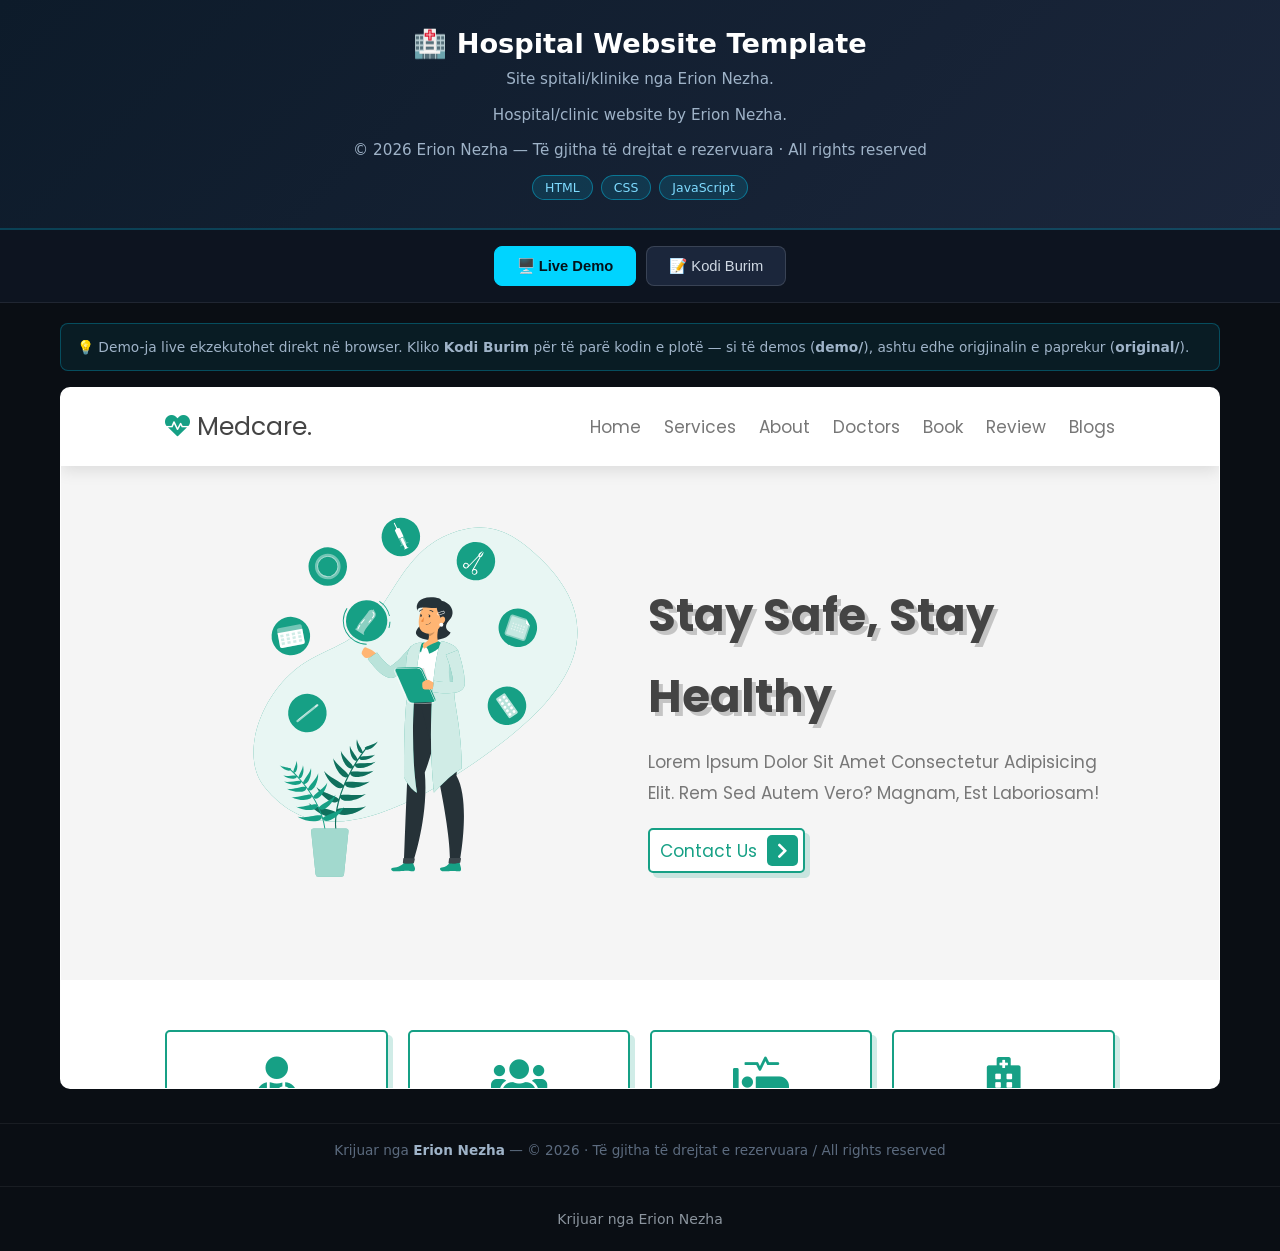
<file: index.html>
<!-- Created by Erion Nezha — © 2026 All rights reserved -->
<!DOCTYPE html>
<html lang="sq">
<head>
<meta charset="UTF-8">
<meta name="viewport" content="width=device-width, initial-scale=1.0">
<title>Hospital Website Template — Erion Nezha</title>
<style>
*{box-sizing:border-box;margin:0;padding:0}
body{background:#0a0e14;color:#e6e6e6;font-family:'Segoe UI',system-ui,sans-serif;min-height:100vh;display:flex;flex-direction:column}
header.top{background:linear-gradient(135deg,#0d1b2a,#1b263b);padding:28px 20px;text-align:center;border-bottom:2px solid #00d4ff33}
header.top h1{font-size:1.7rem;color:#fff;margin-bottom:8px}
header.top p{color:#9fb3c8;max-width:760px;margin:0 auto 12px;line-height:1.55;font-size:.95rem}
.badges{display:flex;gap:8px;justify-content:center;flex-wrap:wrap}
.badge{background:#00d4ff22;border:1px solid #00d4ff66;color:#7fdbff;padding:4px 12px;border-radius:20px;font-size:.78rem}
.tabs{display:flex;gap:10px;justify-content:center;padding:16px;background:#0d1420;border-bottom:1px solid #ffffff14}
.tabs button{background:#1b263b;color:#cfd8e3;border:1px solid #ffffff22;padding:10px 22px;border-radius:8px;cursor:pointer;font-size:.92rem;transition:.2s}
.tabs button.active,.tabs button:hover{background:#00d4ff;color:#04121a;border-color:#00d4ff;font-weight:600}
main{flex:1;padding:20px;max-width:1200px;width:100%;margin:0 auto}
.panel{display:none}
.panel.active{display:block}
iframe.demo{width:100%;height:78vh;border:1px solid #ffffff22;border-radius:10px;background:#fff}
.codewrap{display:flex;gap:0;border:1px solid #ffffff22;border-radius:10px;overflow:hidden;height:78vh;background:#0d1117}
.tree{width:250px;min-width:200px;background:#0d1420;border-right:1px solid #ffffff14;overflow-y:auto;padding:12px;font-size:.82rem}
.tree .tfile{padding:5px 8px;border-radius:5px;cursor:pointer;color:#9fb3c8;white-space:nowrap;overflow:hidden;text-overflow:ellipsis}
.tree .tfile:hover{background:#ffffff10;color:#fff}
.tree .tfile.active{background:#00d4ff26;color:#7fdbff}
.tree .tdir{color:#5c6b7f;font-weight:600;margin-top:8px;font-size:.75rem;text-transform:uppercase;letter-spacing:.5px}
.codeview{flex:1;overflow:auto;padding:0;position:relative}
.codeview pre{padding:16px;font-family:'Consolas','Fira Code',monospace;font-size:.82rem;line-height:1.6;color:#d6deeb;white-space:pre}
.codeview .lineno{color:#4a5568;user-select:none;margin-right:12px;display:inline-block;width:32px;text-align:right}
.cbar{display:flex;gap:8px;align-items:center;padding:10px 14px;background:#0d1420;border-bottom:1px solid #ffffff14;font-size:.82rem;color:#9fb3c8;overflow-x:auto}
footer{text-align:center;padding:18px;color:#5c6b7f;font-size:.85rem;border-top:1px solid #ffffff10;margin-top:10px}
footer strong{color:#9fb3c8}
.note{background:#00d4ff12;border:1px solid #00d4ff44;border-radius:8px;padding:12px 16px;margin-bottom:16px;font-size:.86rem;color:#9fb3c8;line-height:1.6}
.kw{color:#ff7edb}.st{color:#ffd75c}.cm{color:#5c6b7f;font-style:italic}.fn{color:#7fdbff}.nm{color:#f78c6c}
@media(max-width:860px){.codewrap{flex-direction:column}.tree{width:100%;max-height:150px;border-right:none;border-bottom:1px solid #ffffff14}}
.desc-en{color:#8fa3b8;font-size:.88rem;max-width:760px;margin:0 auto 12px;line-height:1.55}.license-line{color:#c9a227;font-size:.8rem;margin-top:10px}</style>
</head>
<body>
<header class="top">
<h1>🏥 Hospital Website Template</h1>
<p class="desc-al">Site spitali/klinike nga Erion Nezha.</p>
<p class="desc-en" lang="en">Hospital/clinic website by Erion Nezha.</p>
<p class="license-line">© 2026 Erion Nezha — Të gjitha të drejtat e rezervuara · All rights reserved</p>
<div class="badges"><span class="badge">HTML</span><span class="badge">CSS</span><span class="badge">JavaScript</span></div>
</header>
<div class="tabs">
<button class="active" onclick="show('demo',this)">🖥️ Live Demo</button>
<button onclick="show('code',this)">📝 Kodi Burim</button>
</div>
<main>
<div class="note">💡 Demo-ja live ekzekutohet direkt në browser. Kliko <strong>Kodi Burim</strong> për të parë kodin e plotë — si të demos (<strong>demo/</strong>), ashtu edhe origjinalin e paprekur (<strong>original/</strong>).</div>
<div id="p-demo" class="panel active"><iframe class="demo" src="demo/hopital/index.html" title="Live demo"></iframe></div>
<div id="p-code" class="panel"><div class="codewrap">
<aside class="tree" id="tree"></aside>
<div class="codeview"><div class="cbar" id="cbar"></div><div id="codebox"><pre></pre></div></div>
</div></div>
</main>
<footer>Krijuar nga <strong>Erion Nezha</strong> — © 2026 · Të gjitha të drejtat e rezervuara / All rights reserved</footer>
<script>
const TREE={"dirs":[{"name":"demo","dirs":[{"name":"hopital","dirs":[{"name":"css","dirs":[],"files":["style.css"]},{"name":"image","dirs":[],"files":["about-img.svg","blog-1.jpg","blog-2.jpg","blog-3.jpg","book-img.svg","doc-1.jpg","doc-2.jpg","doc-3.jpg","doc-4.jpg","doc-5.jpg","doc-6.jpg","home-img.svg","pic-1.png","pic-2.png","pic-3.png"]},{"name":"js","dirs":[],"files":["script.js"]}],"files":["index.html","liser-moi.txt"]}],"files":[]},{"name":"original","dirs":[{"name":"hopital","dirs":[{"name":"hopital","dirs":[{"name":"css","dirs":[],"files":["style.css"]},{"name":"image","dirs":[],"files":["about-img.svg","blog-1.jpg","blog-2.jpg","blog-3.jpg","book-img.svg","doc-1.jpg","doc-2.jpg","doc-3.jpg","doc-4.jpg","doc-5.jpg","doc-6.jpg","home-img.svg","pic-1.png","pic-2.png","pic-3.png"]},{"name":"js","dirs":[],"files":["script.js"]}],"files":["index.html","liser-moi.txt"]}],"files":[]}],"files":[]}],"files":[]};
function show(id,btn){document.querySelectorAll('.panel').forEach(p=>p.classList.remove('active'));document.getElementById('p-'+id).classList.add('active');document.querySelectorAll('.tabs button').forEach(b=>b.classList.remove('active'));btn.classList.add('active');}
const BINRE=/\.(png|jpe?g|gif|svg|ico|exe|class|o|jar|dat|ogg|mp3|wav|ttf|woff2?|eot|pdf|zip|rar|db|sqlite)$/i;
function escAttr(s){return s.replace(/&/g,'&amp;').replace(/"/g,'&quot;').replace(/</g,'&lt;');}
function buildTree(){
  const t=document.getElementById('tree');let html='';
  const walk=(node,prefix)=>{node.dirs.forEach(d=>{html+='<div class="tdir">📁 '+escAttr(prefix+d.name)+'</div>';walk(d,prefix+d.name+'/');});node.files.forEach(f=>{html+='<div class="tfile" data-p="'+escAttr(prefix+f)+'">📄 '+escAttr(f)+'</div>';});};
  walk(TREE,'');t.innerHTML=html;
  t.querySelectorAll('.tfile').forEach(el=>el.onclick=()=>openFile(el.dataset.p,el));
  const first=t.querySelector('.tfile');if(first)openFile(first.dataset.p,first);
}
async function openFile(path,el){
  document.querySelectorAll('.tfile').forEach(e=>e.classList.remove('active'));el.classList.add('active');
  document.getElementById('cbar').textContent=path;
  const box=document.getElementById('codebox');
  if(BINRE.test(path)){box.innerHTML='<pre>📦 File binar — nuk shfaqet si tekst. (përmbajtja origjinale ruhet e paprekur)</pre>';return;}
  try{const r=await fetch(encodeURI(path));if(!r.ok)throw 0;const txt=await r.text();
    box.innerHTML='<pre>'+hl(txt)+'</pre>';
  }catch(e){box.innerHTML='<pre>Deshtoi leximi i file-it.</pre>';}
}
function hl(code){
  const esc=s=>s.replace(/&/g,'&amp;').replace(/</g,'&lt;').replace(/>/g,'&gt;');
  const tok=/(\/\/[^\n]*|\/\*[\s\S]*?\*\/|#[^\n]*|<!--[\s\S]*?-->)|("[^"\n]*"|'[^'\n]*')|\b(import|from|as|def|return|if|elif|else|for|while|in|not|and|or|class|try|except|finally|with|lambda|pass|break|continue|print|var|let|const|function|new|this|null|true|false|public|static|void|int|char|float|double|struct|include|=>)\b|\b(\d+(\.\d+)?)\b/g;
  let out='',last=0,m;
  while((m=tok.exec(code))!==null){
    out+=esc(code.slice(last,m.index));
    const cls=m[1]?'cm':m[2]?'st':m[3]?'kw':'nm';
    out+='<span class="'+cls+'">'+esc(m[0])+'</span>';
    last=m.index+m[0].length;
  }
  out+=esc(code.slice(last));
  return out.split('\n').map((l,i)=>'<span class="lineno">'+(i+1)+'</span>'+(l||' ')).join('\n');
}
buildTree();
</script>
<footer style="text-align:center;padding:24px 16px;color:#8b949e;font-family:system-ui,sans-serif;font-size:14px;">Krijuar nga Erion Nezha</footer>
</body>
</html>
</file>
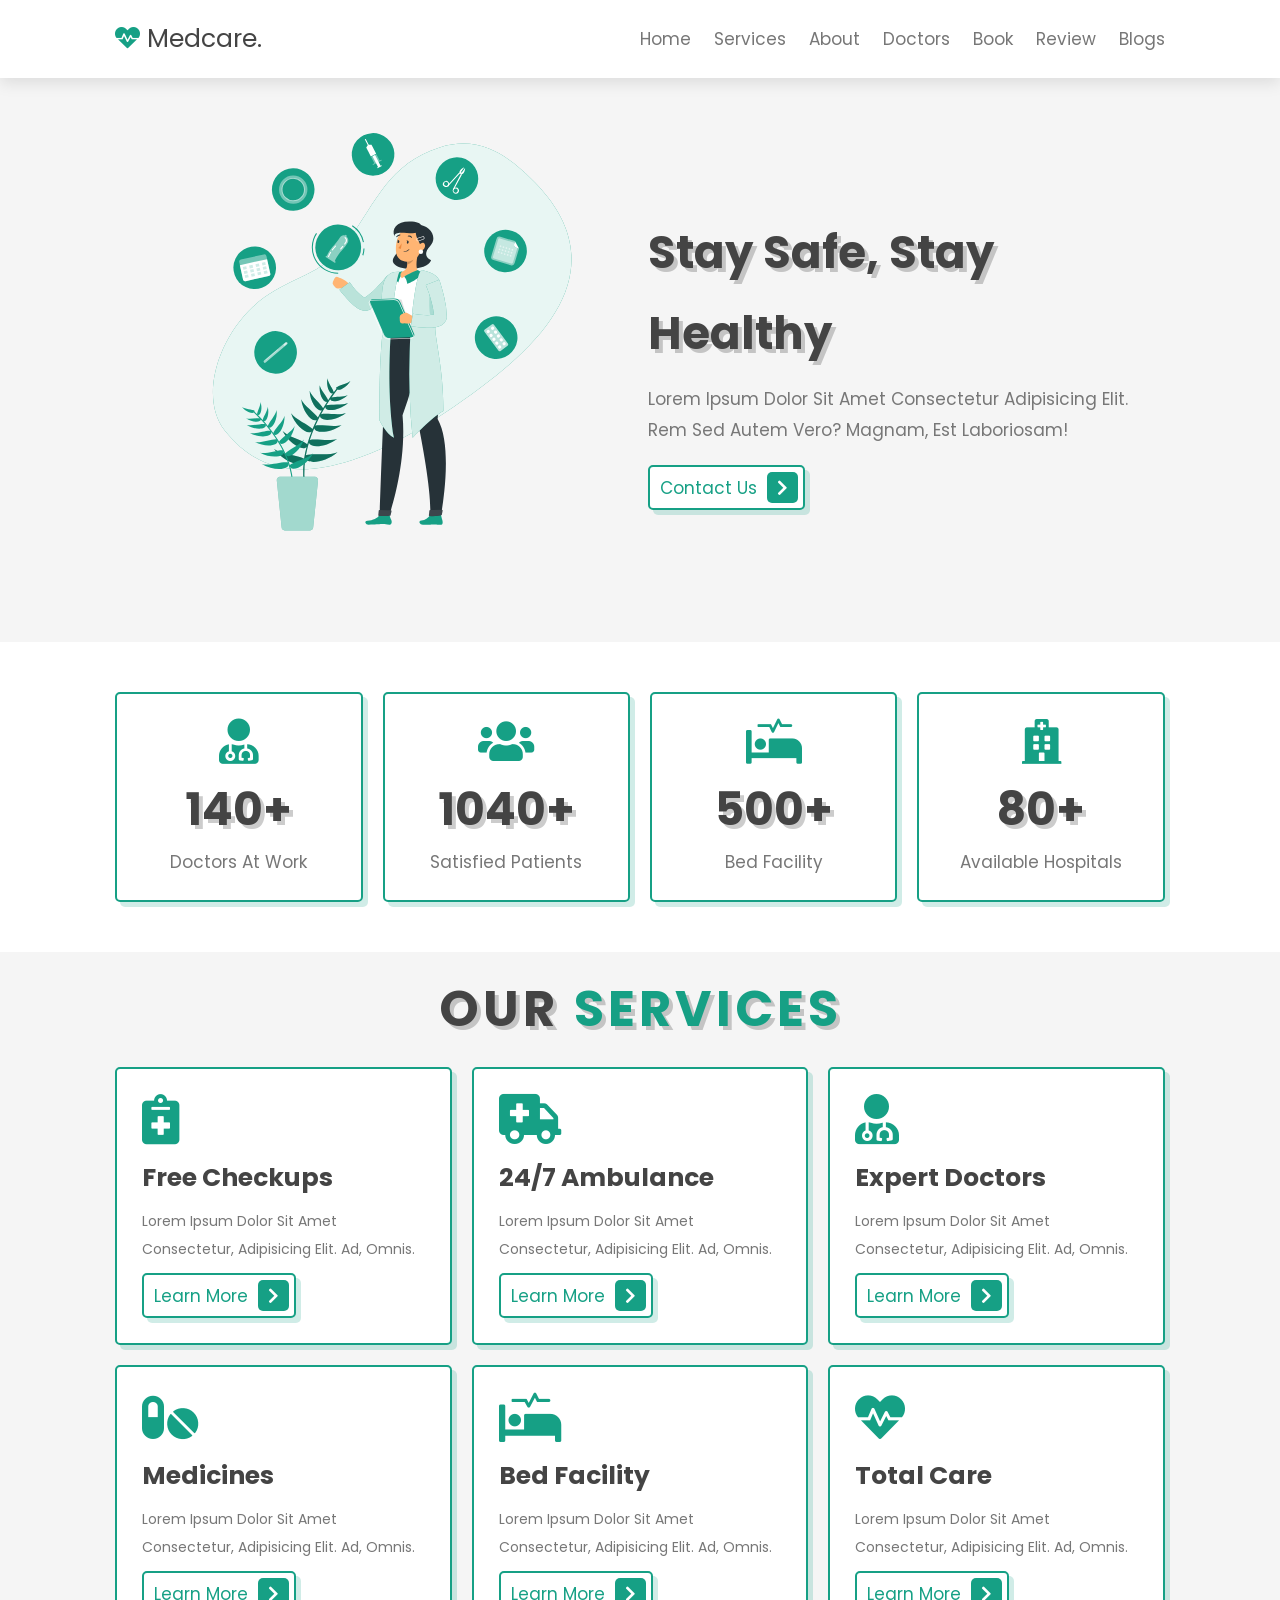
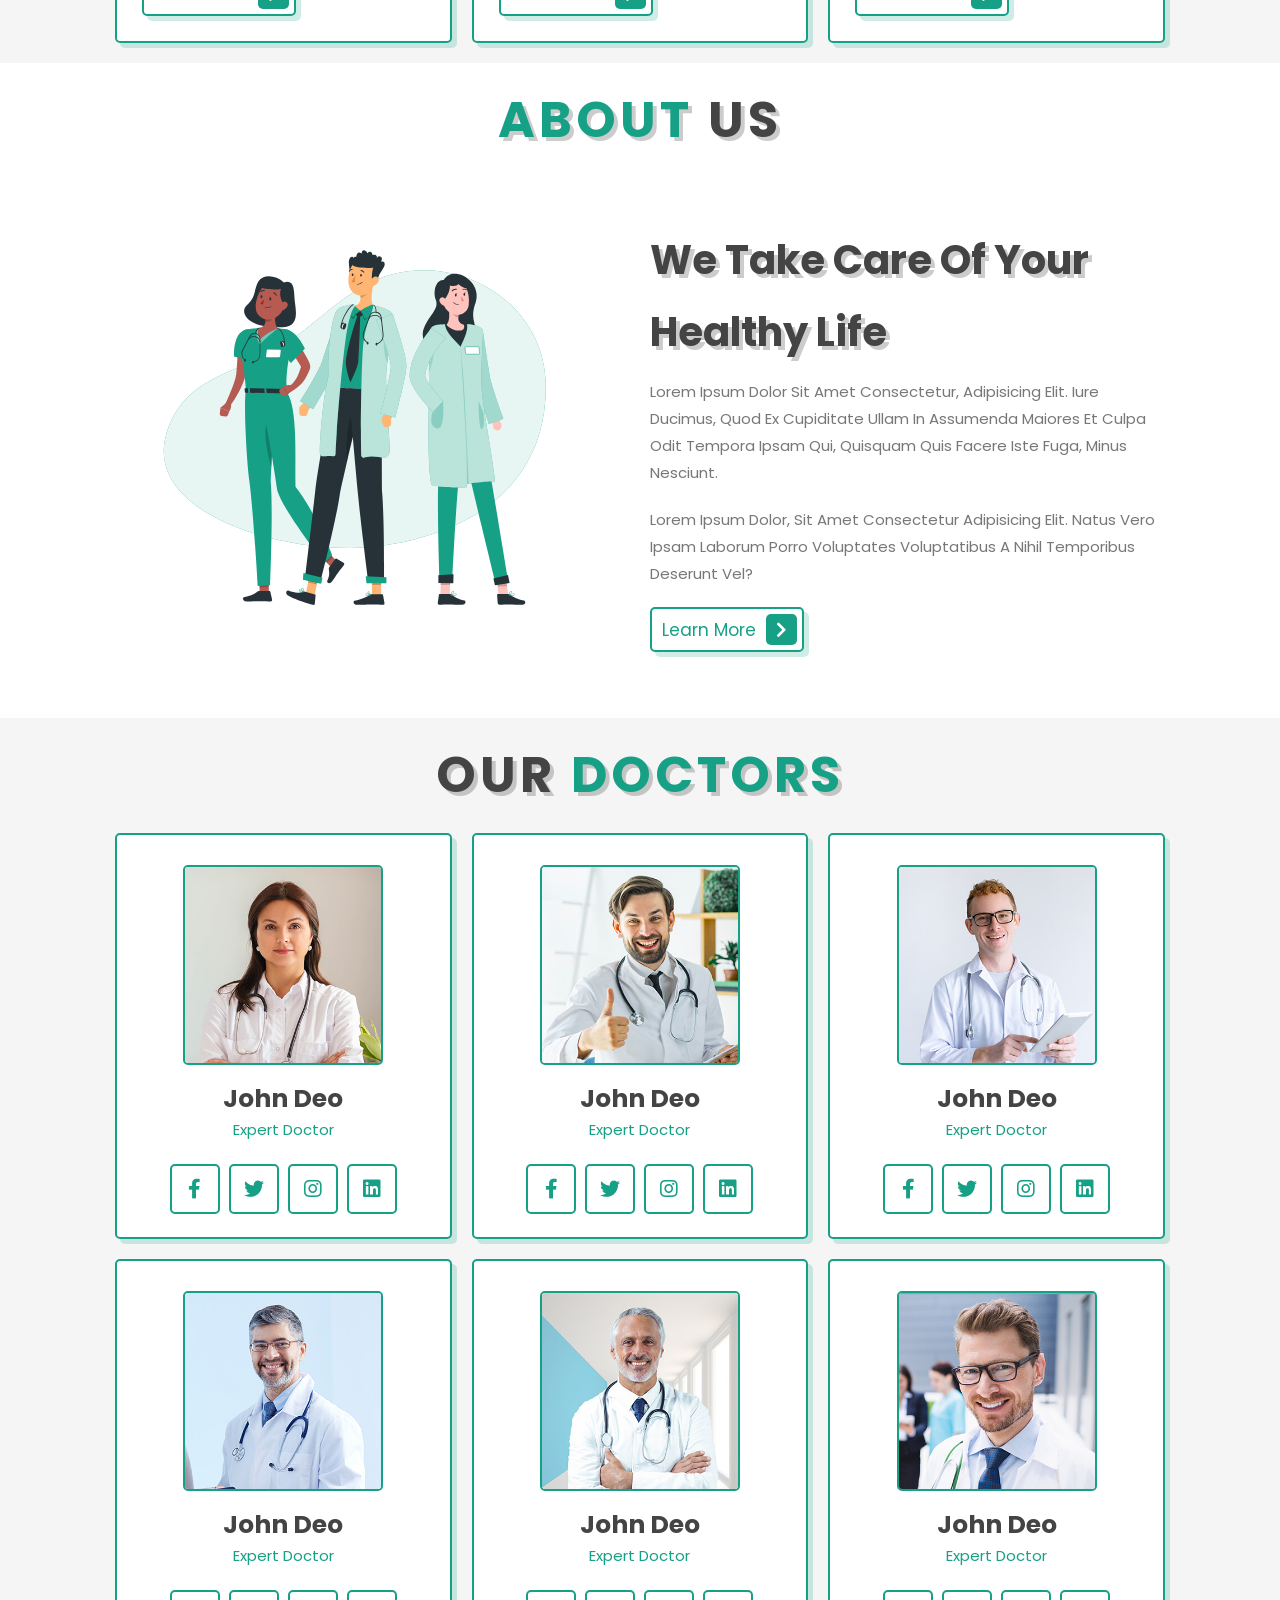
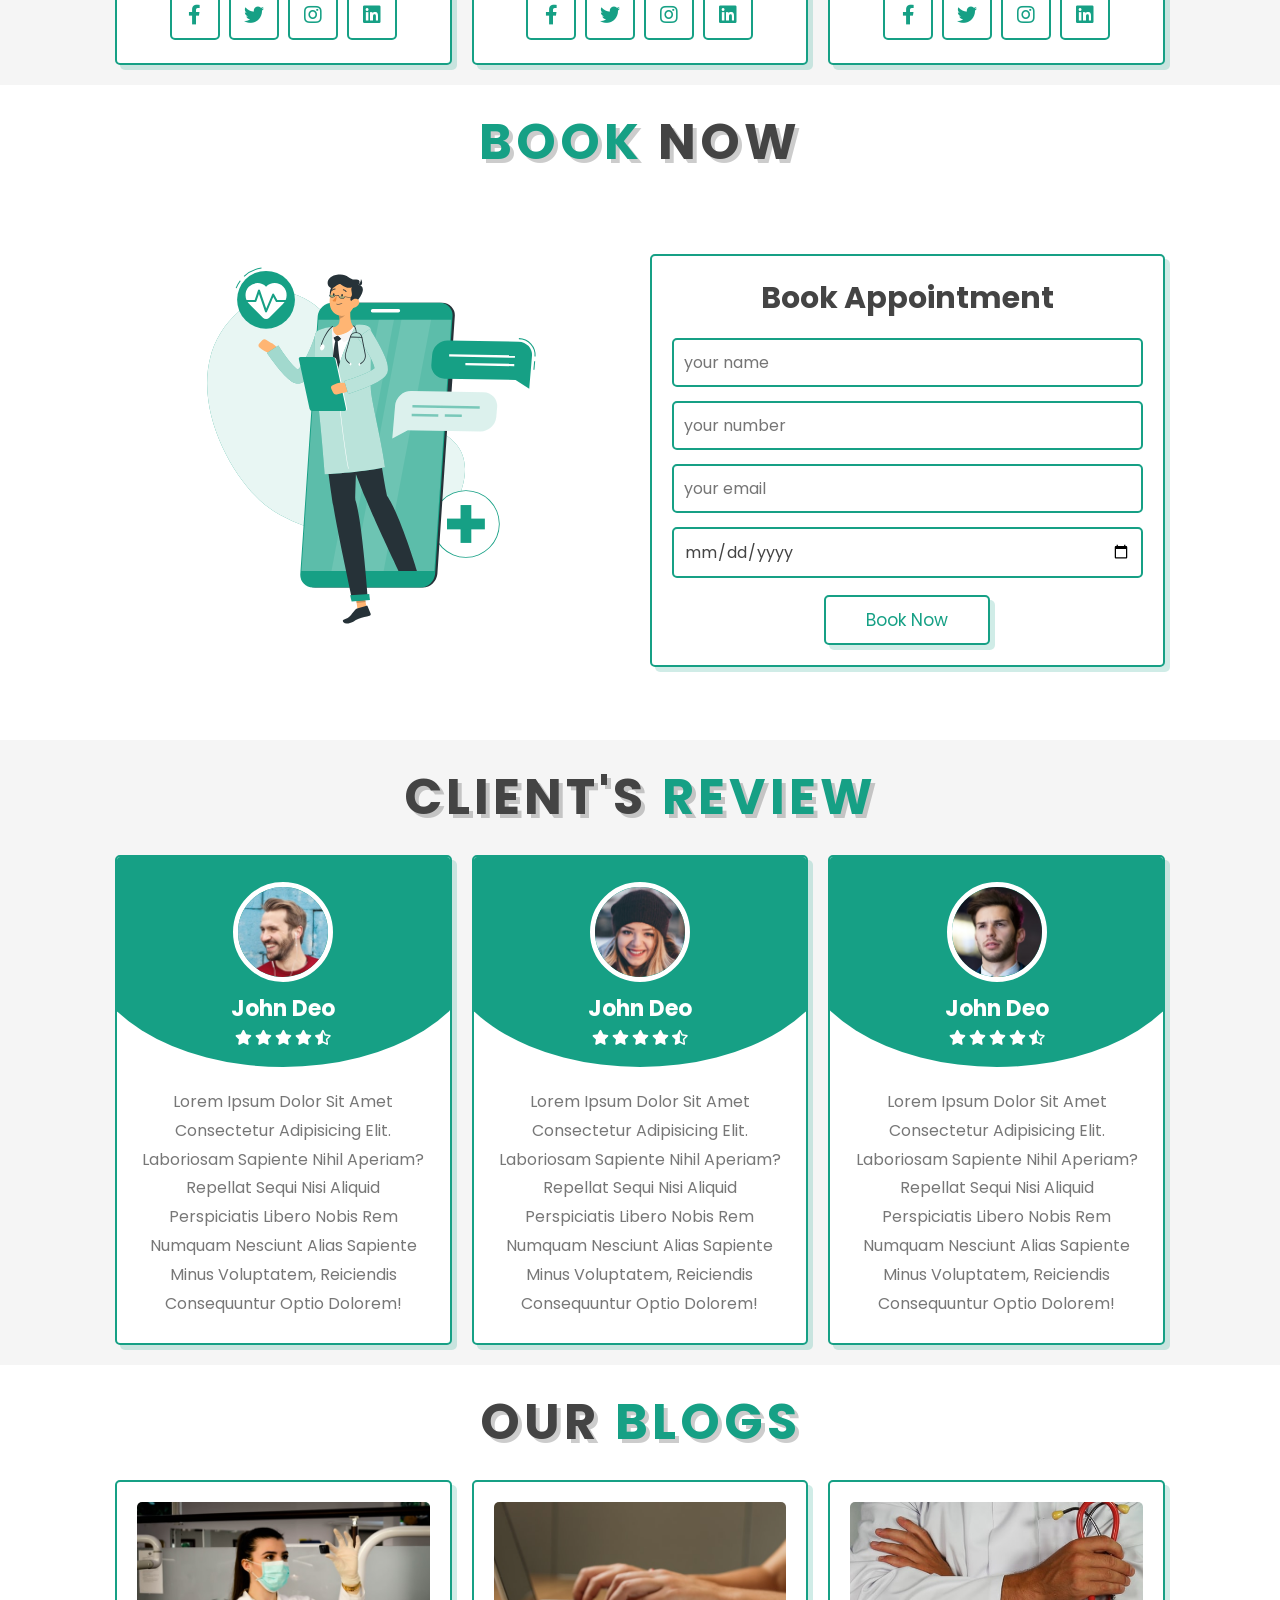
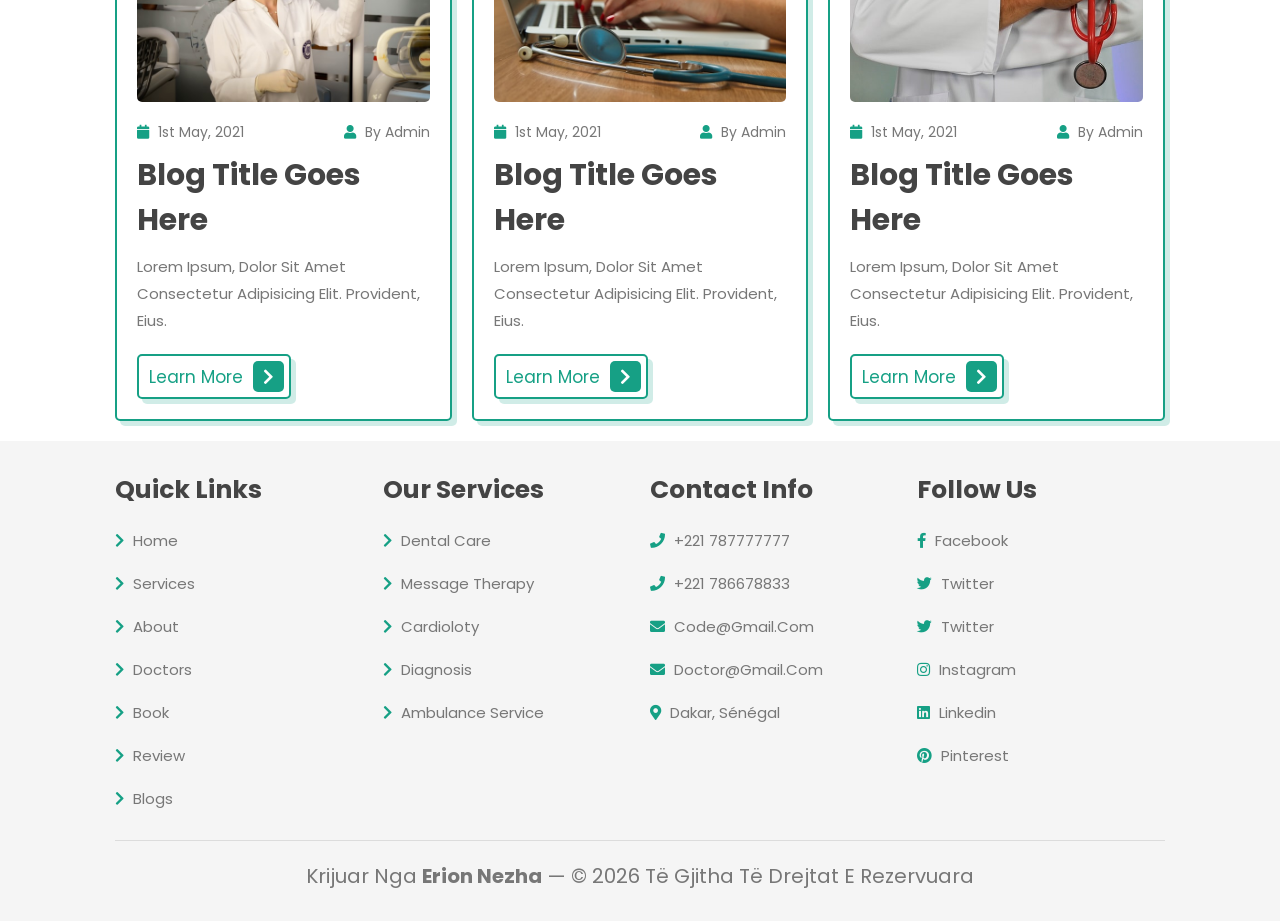
<file: demo/hopital/index.html>
<!-- Created by Erion Nezha — © 2026 All rights reserved -->
<!DOCTYPE html>
<html lang="en">
<head>
    <meta charset="UTF-8">
    <meta http-equiv="X-UA-Compatible" content="IE=edge">
    <meta name="viewport" content="width=device-width, initial-scale=1.0">
    <title>Sen wergui yaram - Coding Team</title>

    <!-- font awesome cdn link  -->
    <link rel="stylesheet" href="https://cdnjs.cloudflare.com/ajax/libs/font-awesome/5.15.4/css/all.min.css">

    <!-- custom css file link  -->
    <link rel="stylesheet" href="css/style.css">

</head>
<body>
    
<!-- header section starts  -->

<header class="header">

    <a href="#" class="logo"> <i class="fas fa-heartbeat"></i> medcare. </a>

    <nav class="navbar">
        <a href="#home">home</a>
        <a href="#services">services</a>
        <a href="#about">about</a>
        <a href="#doctors">doctors</a>
        <a href="#book">book</a>
        <a href="#review">review</a>
        <a href="#blogs">blogs</a>
    </nav>

    <div id="menu-btn" class="fas fa-bars"></div>

</header>

<!-- header section ends -->

<!-- home section starts  -->

<section class="home" id="home">

    <div class="image">
        <img src="image/home-img.svg" alt="">
    </div>

    <div class="content">
        <h3>stay safe, stay healthy</h3>
        <p>Lorem ipsum dolor sit amet consectetur adipisicing elit. Rem sed autem vero? Magnam, est laboriosam!</p>
        <a href="#" class="btn"> contact us <span class="fas fa-chevron-right"></span> </a>
    </div>

</section>

<!-- home section ends -->

<!-- icons section starts  -->

<section class="icons-container">

    <div class="icons">
        <i class="fas fa-user-md"></i>
        <h3>140+</h3>
        <p>doctors at work</p>
    </div>

    <div class="icons">
        <i class="fas fa-users"></i>
        <h3>1040+</h3>
        <p>satisfied patients</p>
    </div>

    <div class="icons">
        <i class="fas fa-procedures"></i>
        <h3>500+</h3>
        <p>bed facility</p>
    </div>

    <div class="icons">
        <i class="fas fa-hospital"></i>
        <h3>80+</h3>
        <p>available hospitals</p>
    </div>

</section>

<!-- icons section ends -->

<!-- services section starts  -->

<section class="services" id="services">

    <h1 class="heading"> our <span>services</span> </h1>

    <div class="box-container">

        <div class="box">
            <i class="fas fa-notes-medical"></i>
            <h3>free checkups</h3>
            <p>Lorem ipsum dolor sit amet consectetur, adipisicing elit. Ad, omnis.</p>
            <a href="#" class="btn"> learn more <span class="fas fa-chevron-right"></span> </a>
        </div>

        <div class="box">
            <i class="fas fa-ambulance"></i>
            <h3>24/7 ambulance</h3>
            <p>Lorem ipsum dolor sit amet consectetur, adipisicing elit. Ad, omnis.</p>
            <a href="#" class="btn"> learn more <span class="fas fa-chevron-right"></span> </a>
        </div>

        <div class="box">
            <i class="fas fa-user-md"></i>
            <h3>expert doctors</h3>
            <p>Lorem ipsum dolor sit amet consectetur, adipisicing elit. Ad, omnis.</p>
            <a href="#" class="btn"> learn more <span class="fas fa-chevron-right"></span> </a>
        </div>

        <div class="box">
            <i class="fas fa-pills"></i>
            <h3>medicines</h3>
            <p>Lorem ipsum dolor sit amet consectetur, adipisicing elit. Ad, omnis.</p>
            <a href="#" class="btn"> learn more <span class="fas fa-chevron-right"></span> </a>
        </div>

        <div class="box">
            <i class="fas fa-procedures"></i>
            <h3>bed facility</h3>
            <p>Lorem ipsum dolor sit amet consectetur, adipisicing elit. Ad, omnis.</p>
            <a href="#" class="btn"> learn more <span class="fas fa-chevron-right"></span> </a>
        </div>

        <div class="box">
            <i class="fas fa-heartbeat"></i>
            <h3>total care</h3>
            <p>Lorem ipsum dolor sit amet consectetur, adipisicing elit. Ad, omnis.</p>
            <a href="#" class="btn"> learn more <span class="fas fa-chevron-right"></span> </a>
        </div>

    </div>

</section>

<!-- services section ends -->

<!-- about section starts  -->

<section class="about" id="about">

    <h1 class="heading"> <span>about</span> us </h1>

    <div class="row">

        <div class="image">
            <img src="image/about-img.svg" alt="">
        </div>

        <div class="content">
            <h3>we take care of your healthy life</h3>
            <p>Lorem ipsum dolor sit amet consectetur, adipisicing elit. Iure ducimus, quod ex cupiditate ullam in assumenda maiores et culpa odit tempora ipsam qui, quisquam quis facere iste fuga, minus nesciunt.</p>
            <p>Lorem ipsum dolor, sit amet consectetur adipisicing elit. Natus vero ipsam laborum porro voluptates voluptatibus a nihil temporibus deserunt vel?</p>
            <a href="#" class="btn"> learn more <span class="fas fa-chevron-right"></span> </a>
        </div>

    </div>

</section>

<!-- about section ends -->

<!-- doctors section starts  -->

<section class="doctors" id="doctors">

    <h1 class="heading"> our <span>doctors</span> </h1>

    <div class="box-container">

        <div class="box">
            <img src="image/doc-1.jpg" alt="">
            <h3>john deo</h3>
            <span>expert doctor</span>
            <div class="share">
                <a href="#" class="fab fa-facebook-f"></a>
                <a href="#" class="fab fa-twitter"></a>
                <a href="#" class="fab fa-instagram"></a>
                <a href="#" class="fab fa-linkedin"></a>
            </div>
        </div>

        <div class="box">
            <img src="image/doc-2.jpg" alt="">
            <h3>john deo</h3>
            <span>expert doctor</span>
            <div class="share">
                <a href="#" class="fab fa-facebook-f"></a>
                <a href="#" class="fab fa-twitter"></a>
                <a href="#" class="fab fa-instagram"></a>
                <a href="#" class="fab fa-linkedin"></a>
            </div>
        </div>

        <div class="box">
            <img src="image/doc-3.jpg" alt="">
            <h3>john deo</h3>
            <span>expert doctor</span>
            <div class="share">
                <a href="#" class="fab fa-facebook-f"></a>
                <a href="#" class="fab fa-twitter"></a>
                <a href="#" class="fab fa-instagram"></a>
                <a href="#" class="fab fa-linkedin"></a>
            </div>
        </div>

        <div class="box">
            <img src="image/doc-4.jpg" alt="">
            <h3>john deo</h3>
            <span>expert doctor</span>
            <div class="share">
                <a href="#" class="fab fa-facebook-f"></a>
                <a href="#" class="fab fa-twitter"></a>
                <a href="#" class="fab fa-instagram"></a>
                <a href="#" class="fab fa-linkedin"></a>
            </div>
        </div>

        <div class="box">
            <img src="image/doc-5.jpg" alt="">
            <h3>john deo</h3>
            <span>expert doctor</span>
            <div class="share">
                <a href="#" class="fab fa-facebook-f"></a>
                <a href="#" class="fab fa-twitter"></a>
                <a href="#" class="fab fa-instagram"></a>
                <a href="#" class="fab fa-linkedin"></a>
            </div>
        </div>

        <div class="box">
            <img src="image/doc-6.jpg" alt="">
            <h3>john deo</h3>
            <span>expert doctor</span>
            <div class="share">
                <a href="#" class="fab fa-facebook-f"></a>
                <a href="#" class="fab fa-twitter"></a>
                <a href="#" class="fab fa-instagram"></a>
                <a href="#" class="fab fa-linkedin"></a>
            </div>
        </div>

    </div>

</section>

<!-- doctors section ends -->

<!-- booking section starts   -->

<section class="book" id="book">

    <h1 class="heading"> <span>book</span> now </h1>    

    <div class="row">

        <div class="image">
            <img src="image/book-img.svg" alt="">
        </div>

        <form action="">
            <h3>book appointment</h3>
            <input type="text" placeholder="your name" class="box">
            <input type="number" placeholder="your number" class="box">
            <input type="email" placeholder="your email" class="box">
            <input type="date" class="box">
            <input type="submit" value="book now" class="btn">
        </form>

    </div>

</section>

<!-- booking section ends -->

<!-- review section starts  -->

<section class="review" id="review">
    
    <h1 class="heading"> client's <span>review</span> </h1>

    <div class="box-container">

        <div class="box">
            <img src="image/pic-1.png" alt="">
            <h3>john deo</h3>
            <div class="stars">
                <i class="fas fa-star"></i>
                <i class="fas fa-star"></i>
                <i class="fas fa-star"></i>
                <i class="fas fa-star"></i>
                <i class="fas fa-star-half-alt"></i>
            </div>
            <p class="text">Lorem ipsum dolor sit amet consectetur adipisicing elit. Laboriosam sapiente nihil aperiam? Repellat sequi nisi aliquid perspiciatis libero nobis rem numquam nesciunt alias sapiente minus voluptatem, reiciendis consequuntur optio dolorem!</p>
        </div>

        <div class="box">
            <img src="image/pic-2.png" alt="">
            <h3>john deo</h3>
            <div class="stars">
                <i class="fas fa-star"></i>
                <i class="fas fa-star"></i>
                <i class="fas fa-star"></i>
                <i class="fas fa-star"></i>
                <i class="fas fa-star-half-alt"></i>
            </div>
            <p class="text">Lorem ipsum dolor sit amet consectetur adipisicing elit. Laboriosam sapiente nihil aperiam? Repellat sequi nisi aliquid perspiciatis libero nobis rem numquam nesciunt alias sapiente minus voluptatem, reiciendis consequuntur optio dolorem!</p>
        </div>

        <div class="box">
            <img src="image/pic-3.png" alt="">
            <h3>john deo</h3>
            <div class="stars">
                <i class="fas fa-star"></i>
                <i class="fas fa-star"></i>
                <i class="fas fa-star"></i>
                <i class="fas fa-star"></i>
                <i class="fas fa-star-half-alt"></i>
            </div>
            <p class="text">Lorem ipsum dolor sit amet consectetur adipisicing elit. Laboriosam sapiente nihil aperiam? Repellat sequi nisi aliquid perspiciatis libero nobis rem numquam nesciunt alias sapiente minus voluptatem, reiciendis consequuntur optio dolorem!</p>
        </div>

    </div>

</section>

<!-- review section ends -->

<!-- blogs section starts  -->

<section class="blogs" id="blogs">

    <h1 class="heading"> our <span>blogs</span> </h1>

    <div class="box-container">

        <div class="box">
            <div class="image">
                <img src="image/blog-1.jpg" alt="">
            </div>
            <div class="content">
                <div class="icon">
                    <a href="#"> <i class="fas fa-calendar"></i> 1st may, 2021 </a>
                    <a href="#"> <i class="fas fa-user"></i> by admin </a>
                </div>
                <h3>blog title goes here</h3>
                <p>Lorem ipsum, dolor sit amet consectetur adipisicing elit. Provident, eius.</p>
                <a href="#" class="btn"> learn more <span class="fas fa-chevron-right"></span> </a>
            </div>
        </div>

        <div class="box">
            <div class="image">
                <img src="image/blog-2.jpg" alt="">
            </div>
            <div class="content">
                <div class="icon">
                    <a href="#"> <i class="fas fa-calendar"></i> 1st may, 2021 </a>
                    <a href="#"> <i class="fas fa-user"></i> by admin </a>
                </div>
                <h3>blog title goes here</h3>
                <p>Lorem ipsum, dolor sit amet consectetur adipisicing elit. Provident, eius.</p>
                <a href="#" class="btn"> learn more <span class="fas fa-chevron-right"></span> </a>
            </div>
        </div>

        <div class="box">
            <div class="image">
                <img src="image/blog-3.jpg" alt="">
            </div>
            <div class="content">
                <div class="icon">
                    <a href="#"> <i class="fas fa-calendar"></i> 1st may, 2021 </a>
                    <a href="#"> <i class="fas fa-user"></i> by admin </a>
                </div>
                <h3>blog title goes here</h3>
                <p>Lorem ipsum, dolor sit amet consectetur adipisicing elit. Provident, eius.</p>
                <a href="#" class="btn"> learn more <span class="fas fa-chevron-right"></span> </a>
            </div>
        </div>

    </div>

</section>

<!-- blogs section ends -->

<!-- footer section starts  -->

<section class="footer">

    <div class="box-container">

        <div class="box">
            <h3>quick links</h3>
            <a href="#"> <i class="fas fa-chevron-right"></i> home </a>
            <a href="#"> <i class="fas fa-chevron-right"></i> services </a>
            <a href="#"> <i class="fas fa-chevron-right"></i> about </a>
            <a href="#"> <i class="fas fa-chevron-right"></i> doctors </a>
            <a href="#"> <i class="fas fa-chevron-right"></i> book </a>
            <a href="#"> <i class="fas fa-chevron-right"></i> review </a>
            <a href="#"> <i class="fas fa-chevron-right"></i> blogs </a>
        </div>

        <div class="box">
            <h3>our services</h3>
            <a href="#"> <i class="fas fa-chevron-right"></i> dental care </a>
            <a href="#"> <i class="fas fa-chevron-right"></i> message therapy </a>
            <a href="#"> <i class="fas fa-chevron-right"></i> cardioloty </a>
            <a href="#"> <i class="fas fa-chevron-right"></i> diagnosis </a>
            <a href="#"> <i class="fas fa-chevron-right"></i> ambulance service </a>
        </div>

        <div class="box">
            <h3>contact info</h3>
            <a href="#"> <i class="fas fa-phone"></i> +221 787777777 </a>
            <a href="#"> <i class="fas fa-phone"></i> +221 786678833 </a>
            <a href="#"> <i class="fas fa-envelope"></i> code@gmail.com </a>
            <a href="#"> <i class="fas fa-envelope"></i> doctor@gmail.com </a>
            <a href="#"> <i class="fas fa-map-marker-alt"></i> Dakar, Sénégal </a>
        </div>

        <div class="box">
            <h3>follow us</h3>
            <a href="#"> <i class="fab fa-facebook-f"></i> facebook </a>
            <a href="#"> <i class="fab fa-twitter"></i> twitter </a>
            <a href="#"> <i class="fab fa-twitter"></i> twitter </a>
            <a href="#"> <i class="fab fa-instagram"></i> instagram </a>
            <a href="#"> <i class="fab fa-linkedin"></i> linkedin </a>
            <a href="#"> <i class="fab fa-pinterest"></i> pinterest </a>
        </div>

    </div>

    <div class="credit"> Krijuar nga <strong>Erion Nezha</strong> — © 2026 Të gjitha të drejtat e rezervuara </div>

</section>

<!-- footer section ends -->


















<!-- custom js file link  -->
<script src="js/script.js"></script>

</body>
</html>
</file>
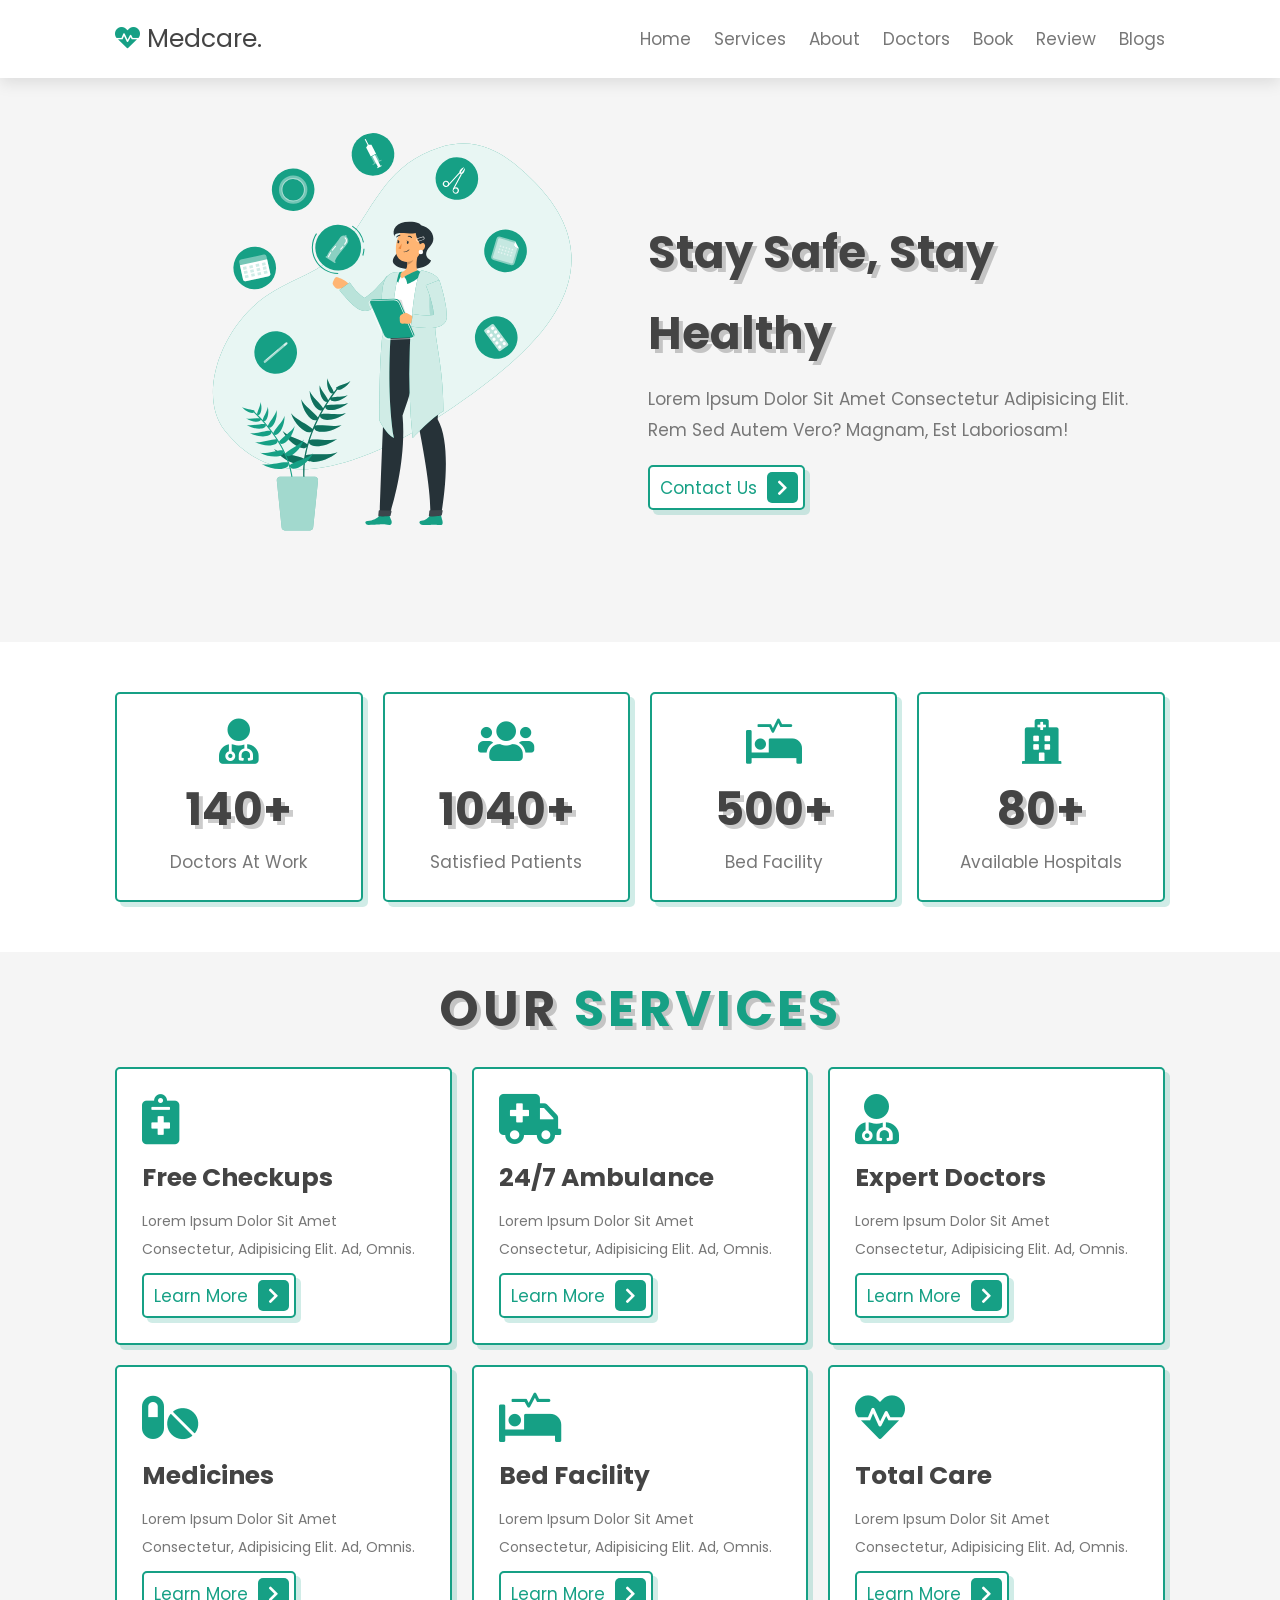
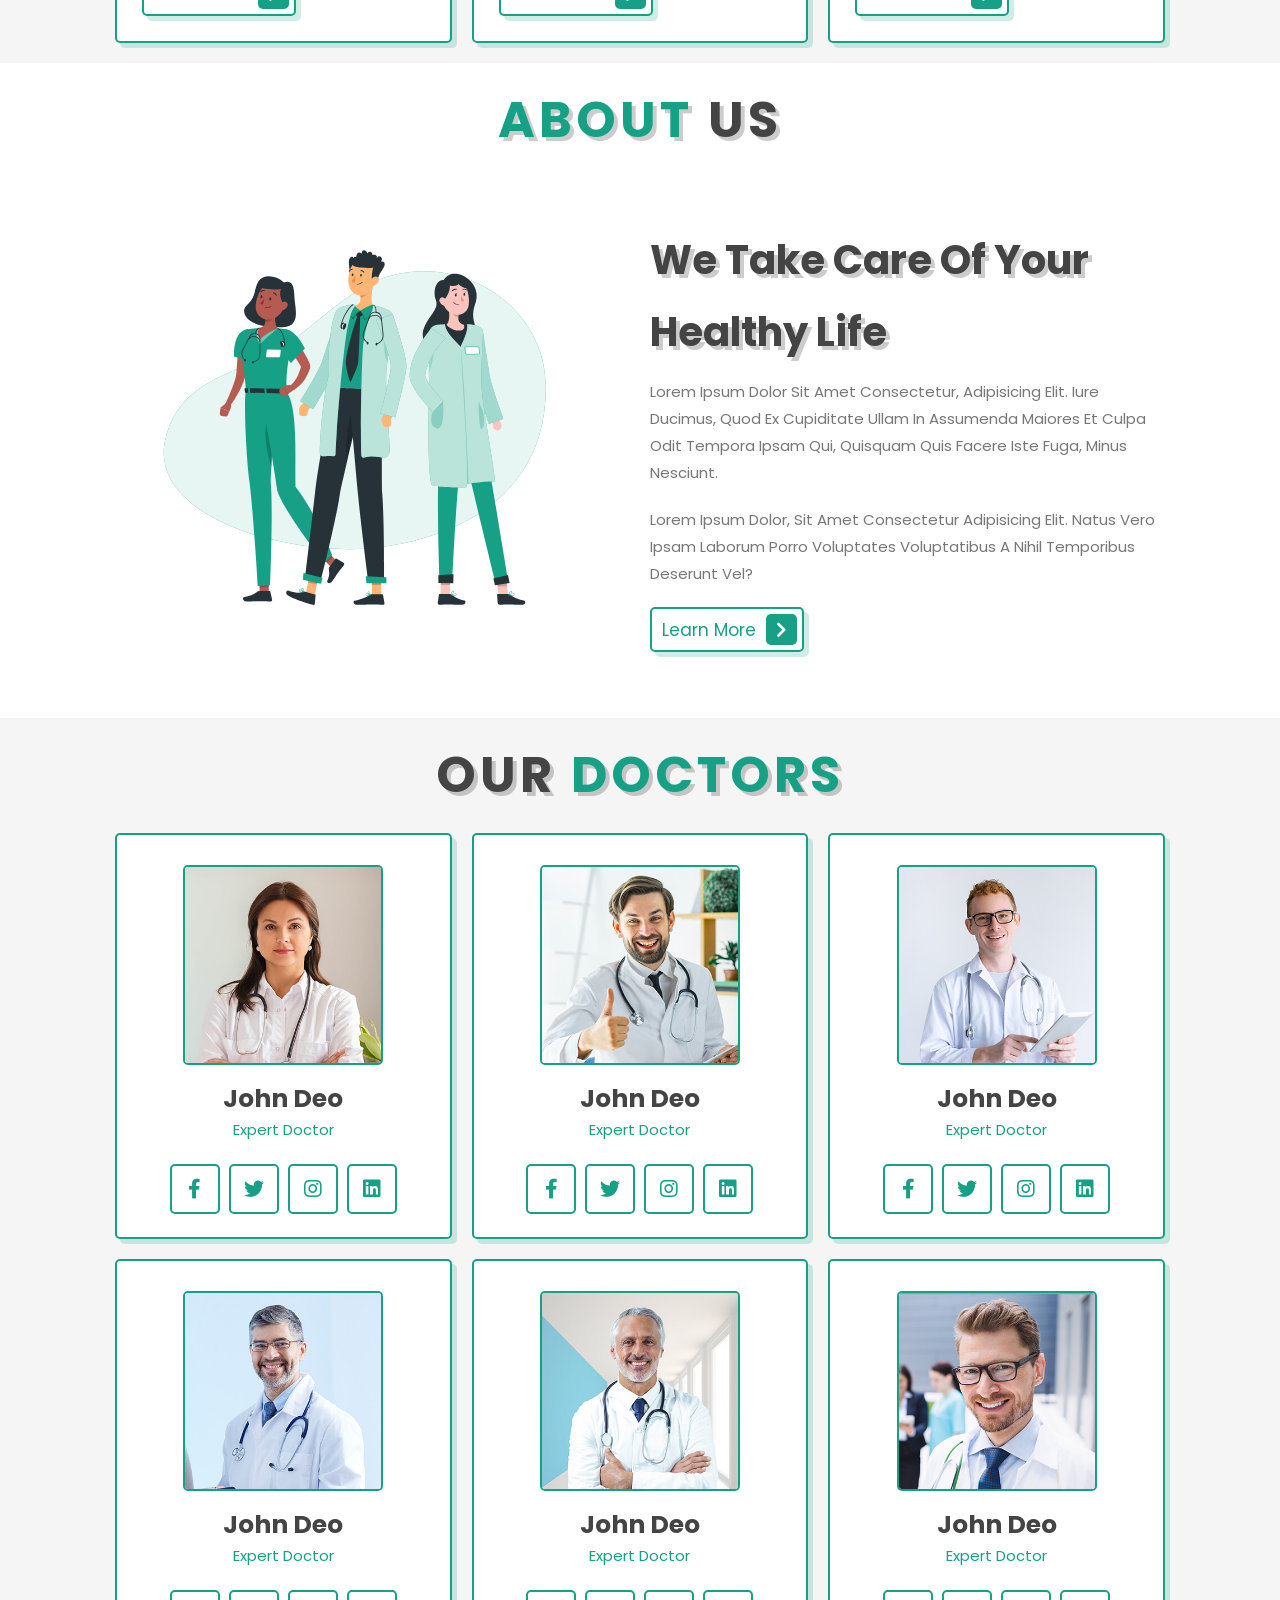
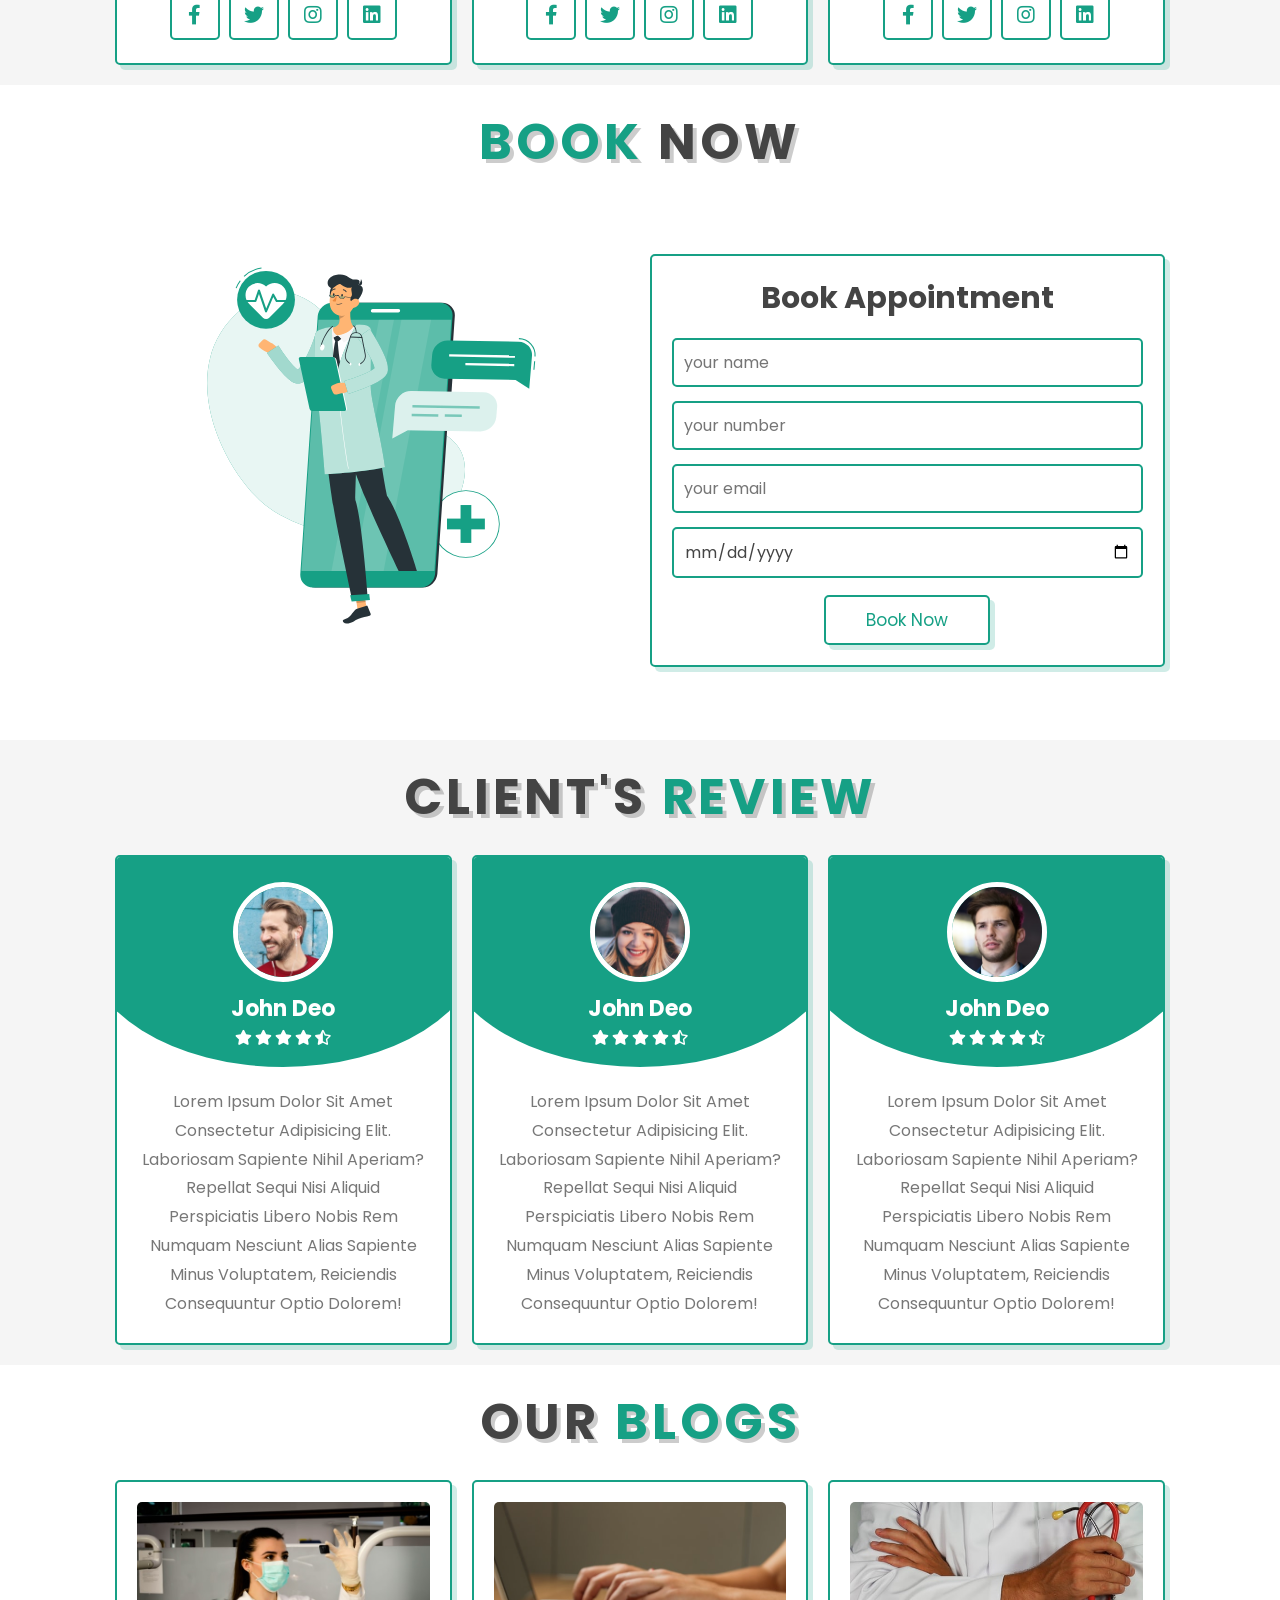
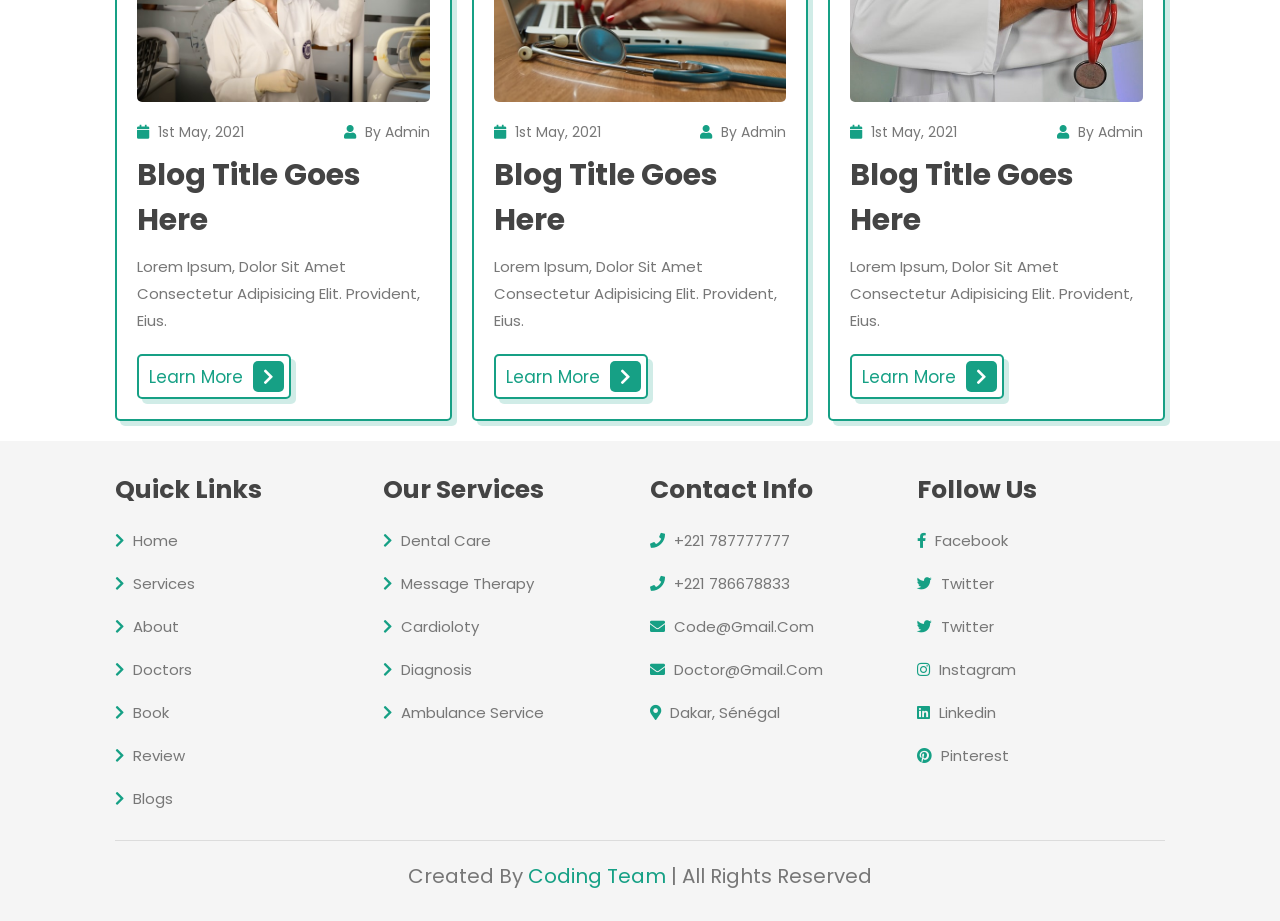
<file: original/Hôpital website by coding team/Hôpital website by coding team/index.html>
<!DOCTYPE html>
<html lang="en">
<head>
    <meta charset="UTF-8">
    <meta http-equiv="X-UA-Compatible" content="IE=edge">
    <meta name="viewport" content="width=device-width, initial-scale=1.0">
    <title>Sen wergui yaram - Coding Team</title>

    <!-- font awesome cdn link  -->
    <link rel="stylesheet" href="https://cdnjs.cloudflare.com/ajax/libs/font-awesome/5.15.4/css/all.min.css">

    <!-- custom css file link  -->
    <link rel="stylesheet" href="css/style.css">

</head>
<body>
    
<!-- header section starts  -->

<header class="header">

    <a href="#" class="logo"> <i class="fas fa-heartbeat"></i> medcare. </a>

    <nav class="navbar">
        <a href="#home">home</a>
        <a href="#services">services</a>
        <a href="#about">about</a>
        <a href="#doctors">doctors</a>
        <a href="#book">book</a>
        <a href="#review">review</a>
        <a href="#blogs">blogs</a>
    </nav>

    <div id="menu-btn" class="fas fa-bars"></div>

</header>

<!-- header section ends -->

<!-- home section starts  -->

<section class="home" id="home">

    <div class="image">
        <img src="image/home-img.svg" alt="">
    </div>

    <div class="content">
        <h3>stay safe, stay healthy</h3>
        <p>Lorem ipsum dolor sit amet consectetur adipisicing elit. Rem sed autem vero? Magnam, est laboriosam!</p>
        <a href="#" class="btn"> contact us <span class="fas fa-chevron-right"></span> </a>
    </div>

</section>

<!-- home section ends -->

<!-- icons section starts  -->

<section class="icons-container">

    <div class="icons">
        <i class="fas fa-user-md"></i>
        <h3>140+</h3>
        <p>doctors at work</p>
    </div>

    <div class="icons">
        <i class="fas fa-users"></i>
        <h3>1040+</h3>
        <p>satisfied patients</p>
    </div>

    <div class="icons">
        <i class="fas fa-procedures"></i>
        <h3>500+</h3>
        <p>bed facility</p>
    </div>

    <div class="icons">
        <i class="fas fa-hospital"></i>
        <h3>80+</h3>
        <p>available hospitals</p>
    </div>

</section>

<!-- icons section ends -->

<!-- services section starts  -->

<section class="services" id="services">

    <h1 class="heading"> our <span>services</span> </h1>

    <div class="box-container">

        <div class="box">
            <i class="fas fa-notes-medical"></i>
            <h3>free checkups</h3>
            <p>Lorem ipsum dolor sit amet consectetur, adipisicing elit. Ad, omnis.</p>
            <a href="#" class="btn"> learn more <span class="fas fa-chevron-right"></span> </a>
        </div>

        <div class="box">
            <i class="fas fa-ambulance"></i>
            <h3>24/7 ambulance</h3>
            <p>Lorem ipsum dolor sit amet consectetur, adipisicing elit. Ad, omnis.</p>
            <a href="#" class="btn"> learn more <span class="fas fa-chevron-right"></span> </a>
        </div>

        <div class="box">
            <i class="fas fa-user-md"></i>
            <h3>expert doctors</h3>
            <p>Lorem ipsum dolor sit amet consectetur, adipisicing elit. Ad, omnis.</p>
            <a href="#" class="btn"> learn more <span class="fas fa-chevron-right"></span> </a>
        </div>

        <div class="box">
            <i class="fas fa-pills"></i>
            <h3>medicines</h3>
            <p>Lorem ipsum dolor sit amet consectetur, adipisicing elit. Ad, omnis.</p>
            <a href="#" class="btn"> learn more <span class="fas fa-chevron-right"></span> </a>
        </div>

        <div class="box">
            <i class="fas fa-procedures"></i>
            <h3>bed facility</h3>
            <p>Lorem ipsum dolor sit amet consectetur, adipisicing elit. Ad, omnis.</p>
            <a href="#" class="btn"> learn more <span class="fas fa-chevron-right"></span> </a>
        </div>

        <div class="box">
            <i class="fas fa-heartbeat"></i>
            <h3>total care</h3>
            <p>Lorem ipsum dolor sit amet consectetur, adipisicing elit. Ad, omnis.</p>
            <a href="#" class="btn"> learn more <span class="fas fa-chevron-right"></span> </a>
        </div>

    </div>

</section>

<!-- services section ends -->

<!-- about section starts  -->

<section class="about" id="about">

    <h1 class="heading"> <span>about</span> us </h1>

    <div class="row">

        <div class="image">
            <img src="image/about-img.svg" alt="">
        </div>

        <div class="content">
            <h3>we take care of your healthy life</h3>
            <p>Lorem ipsum dolor sit amet consectetur, adipisicing elit. Iure ducimus, quod ex cupiditate ullam in assumenda maiores et culpa odit tempora ipsam qui, quisquam quis facere iste fuga, minus nesciunt.</p>
            <p>Lorem ipsum dolor, sit amet consectetur adipisicing elit. Natus vero ipsam laborum porro voluptates voluptatibus a nihil temporibus deserunt vel?</p>
            <a href="#" class="btn"> learn more <span class="fas fa-chevron-right"></span> </a>
        </div>

    </div>

</section>

<!-- about section ends -->

<!-- doctors section starts  -->

<section class="doctors" id="doctors">

    <h1 class="heading"> our <span>doctors</span> </h1>

    <div class="box-container">

        <div class="box">
            <img src="image/doc-1.jpg" alt="">
            <h3>john deo</h3>
            <span>expert doctor</span>
            <div class="share">
                <a href="#" class="fab fa-facebook-f"></a>
                <a href="#" class="fab fa-twitter"></a>
                <a href="#" class="fab fa-instagram"></a>
                <a href="#" class="fab fa-linkedin"></a>
            </div>
        </div>

        <div class="box">
            <img src="image/doc-2.jpg" alt="">
            <h3>john deo</h3>
            <span>expert doctor</span>
            <div class="share">
                <a href="#" class="fab fa-facebook-f"></a>
                <a href="#" class="fab fa-twitter"></a>
                <a href="#" class="fab fa-instagram"></a>
                <a href="#" class="fab fa-linkedin"></a>
            </div>
        </div>

        <div class="box">
            <img src="image/doc-3.jpg" alt="">
            <h3>john deo</h3>
            <span>expert doctor</span>
            <div class="share">
                <a href="#" class="fab fa-facebook-f"></a>
                <a href="#" class="fab fa-twitter"></a>
                <a href="#" class="fab fa-instagram"></a>
                <a href="#" class="fab fa-linkedin"></a>
            </div>
        </div>

        <div class="box">
            <img src="image/doc-4.jpg" alt="">
            <h3>john deo</h3>
            <span>expert doctor</span>
            <div class="share">
                <a href="#" class="fab fa-facebook-f"></a>
                <a href="#" class="fab fa-twitter"></a>
                <a href="#" class="fab fa-instagram"></a>
                <a href="#" class="fab fa-linkedin"></a>
            </div>
        </div>

        <div class="box">
            <img src="image/doc-5.jpg" alt="">
            <h3>john deo</h3>
            <span>expert doctor</span>
            <div class="share">
                <a href="#" class="fab fa-facebook-f"></a>
                <a href="#" class="fab fa-twitter"></a>
                <a href="#" class="fab fa-instagram"></a>
                <a href="#" class="fab fa-linkedin"></a>
            </div>
        </div>

        <div class="box">
            <img src="image/doc-6.jpg" alt="">
            <h3>john deo</h3>
            <span>expert doctor</span>
            <div class="share">
                <a href="#" class="fab fa-facebook-f"></a>
                <a href="#" class="fab fa-twitter"></a>
                <a href="#" class="fab fa-instagram"></a>
                <a href="#" class="fab fa-linkedin"></a>
            </div>
        </div>

    </div>

</section>

<!-- doctors section ends -->

<!-- booking section starts   -->

<section class="book" id="book">

    <h1 class="heading"> <span>book</span> now </h1>    

    <div class="row">

        <div class="image">
            <img src="image/book-img.svg" alt="">
        </div>

        <form action="">
            <h3>book appointment</h3>
            <input type="text" placeholder="your name" class="box">
            <input type="number" placeholder="your number" class="box">
            <input type="email" placeholder="your email" class="box">
            <input type="date" class="box">
            <input type="submit" value="book now" class="btn">
        </form>

    </div>

</section>

<!-- booking section ends -->

<!-- review section starts  -->

<section class="review" id="review">
    
    <h1 class="heading"> client's <span>review</span> </h1>

    <div class="box-container">

        <div class="box">
            <img src="image/pic-1.png" alt="">
            <h3>john deo</h3>
            <div class="stars">
                <i class="fas fa-star"></i>
                <i class="fas fa-star"></i>
                <i class="fas fa-star"></i>
                <i class="fas fa-star"></i>
                <i class="fas fa-star-half-alt"></i>
            </div>
            <p class="text">Lorem ipsum dolor sit amet consectetur adipisicing elit. Laboriosam sapiente nihil aperiam? Repellat sequi nisi aliquid perspiciatis libero nobis rem numquam nesciunt alias sapiente minus voluptatem, reiciendis consequuntur optio dolorem!</p>
        </div>

        <div class="box">
            <img src="image/pic-2.png" alt="">
            <h3>john deo</h3>
            <div class="stars">
                <i class="fas fa-star"></i>
                <i class="fas fa-star"></i>
                <i class="fas fa-star"></i>
                <i class="fas fa-star"></i>
                <i class="fas fa-star-half-alt"></i>
            </div>
            <p class="text">Lorem ipsum dolor sit amet consectetur adipisicing elit. Laboriosam sapiente nihil aperiam? Repellat sequi nisi aliquid perspiciatis libero nobis rem numquam nesciunt alias sapiente minus voluptatem, reiciendis consequuntur optio dolorem!</p>
        </div>

        <div class="box">
            <img src="image/pic-3.png" alt="">
            <h3>john deo</h3>
            <div class="stars">
                <i class="fas fa-star"></i>
                <i class="fas fa-star"></i>
                <i class="fas fa-star"></i>
                <i class="fas fa-star"></i>
                <i class="fas fa-star-half-alt"></i>
            </div>
            <p class="text">Lorem ipsum dolor sit amet consectetur adipisicing elit. Laboriosam sapiente nihil aperiam? Repellat sequi nisi aliquid perspiciatis libero nobis rem numquam nesciunt alias sapiente minus voluptatem, reiciendis consequuntur optio dolorem!</p>
        </div>

    </div>

</section>

<!-- review section ends -->

<!-- blogs section starts  -->

<section class="blogs" id="blogs">

    <h1 class="heading"> our <span>blogs</span> </h1>

    <div class="box-container">

        <div class="box">
            <div class="image">
                <img src="image/blog-1.jpg" alt="">
            </div>
            <div class="content">
                <div class="icon">
                    <a href="#"> <i class="fas fa-calendar"></i> 1st may, 2021 </a>
                    <a href="#"> <i class="fas fa-user"></i> by admin </a>
                </div>
                <h3>blog title goes here</h3>
                <p>Lorem ipsum, dolor sit amet consectetur adipisicing elit. Provident, eius.</p>
                <a href="#" class="btn"> learn more <span class="fas fa-chevron-right"></span> </a>
            </div>
        </div>

        <div class="box">
            <div class="image">
                <img src="image/blog-2.jpg" alt="">
            </div>
            <div class="content">
                <div class="icon">
                    <a href="#"> <i class="fas fa-calendar"></i> 1st may, 2021 </a>
                    <a href="#"> <i class="fas fa-user"></i> by admin </a>
                </div>
                <h3>blog title goes here</h3>
                <p>Lorem ipsum, dolor sit amet consectetur adipisicing elit. Provident, eius.</p>
                <a href="#" class="btn"> learn more <span class="fas fa-chevron-right"></span> </a>
            </div>
        </div>

        <div class="box">
            <div class="image">
                <img src="image/blog-3.jpg" alt="">
            </div>
            <div class="content">
                <div class="icon">
                    <a href="#"> <i class="fas fa-calendar"></i> 1st may, 2021 </a>
                    <a href="#"> <i class="fas fa-user"></i> by admin </a>
                </div>
                <h3>blog title goes here</h3>
                <p>Lorem ipsum, dolor sit amet consectetur adipisicing elit. Provident, eius.</p>
                <a href="#" class="btn"> learn more <span class="fas fa-chevron-right"></span> </a>
            </div>
        </div>

    </div>

</section>

<!-- blogs section ends -->

<!-- footer section starts  -->

<section class="footer">

    <div class="box-container">

        <div class="box">
            <h3>quick links</h3>
            <a href="#"> <i class="fas fa-chevron-right"></i> home </a>
            <a href="#"> <i class="fas fa-chevron-right"></i> services </a>
            <a href="#"> <i class="fas fa-chevron-right"></i> about </a>
            <a href="#"> <i class="fas fa-chevron-right"></i> doctors </a>
            <a href="#"> <i class="fas fa-chevron-right"></i> book </a>
            <a href="#"> <i class="fas fa-chevron-right"></i> review </a>
            <a href="#"> <i class="fas fa-chevron-right"></i> blogs </a>
        </div>

        <div class="box">
            <h3>our services</h3>
            <a href="#"> <i class="fas fa-chevron-right"></i> dental care </a>
            <a href="#"> <i class="fas fa-chevron-right"></i> message therapy </a>
            <a href="#"> <i class="fas fa-chevron-right"></i> cardioloty </a>
            <a href="#"> <i class="fas fa-chevron-right"></i> diagnosis </a>
            <a href="#"> <i class="fas fa-chevron-right"></i> ambulance service </a>
        </div>

        <div class="box">
            <h3>contact info</h3>
            <a href="#"> <i class="fas fa-phone"></i> +221 787777777 </a>
            <a href="#"> <i class="fas fa-phone"></i> +221 786678833 </a>
            <a href="#"> <i class="fas fa-envelope"></i> code@gmail.com </a>
            <a href="#"> <i class="fas fa-envelope"></i> doctor@gmail.com </a>
            <a href="#"> <i class="fas fa-map-marker-alt"></i> Dakar, Sénégal </a>
        </div>

        <div class="box">
            <h3>follow us</h3>
            <a href="#"> <i class="fab fa-facebook-f"></i> facebook </a>
            <a href="#"> <i class="fab fa-twitter"></i> twitter </a>
            <a href="#"> <i class="fab fa-twitter"></i> twitter </a>
            <a href="#"> <i class="fab fa-instagram"></i> instagram </a>
            <a href="#"> <i class="fab fa-linkedin"></i> linkedin </a>
            <a href="#"> <i class="fab fa-pinterest"></i> pinterest </a>
        </div>

    </div>

    <div class="credit"> created by <span>Coding Team</span> | all rights reserved </div>

</section>

<!-- footer section ends -->


















<!-- custom js file link  -->
<script src="js/script.js"></script>

</body>
</html>
</file>
<file: demo/hopital/css/style.css>
/* Created by Erion Nezha — © 2026 All rights reserved */
@import url('https://fonts.googleapis.com/css2?family=Poppins:wght@100;200;300;400;500;600;700&display=swap');

:root{
    --green:#16a085;
    --black:#444;
    --light-color:#777;
    --box-shadow:.5rem .5rem 0 rgba(22, 160, 133, .2);
    --text-shadow:.4rem .4rem 0 rgba(0, 0, 0, .2);
    --border:.2rem solid var(--green);
}

*{
    font-family: 'Poppins', sans-serif;
    margin:0; padding: 0;
    box-sizing: border-box;
    outline: none; border: none;
    text-transform: capitalize;
    transition: all .2s ease-out;
    text-decoration: none;
}

html{
    font-size: 62.5%;
    overflow-x: hidden;
    scroll-padding-top: 7rem;
    scroll-behavior: smooth;
}

section{
    padding:2rem 9%;
}

section:nth-child(even){
    background: #f5f5f5;
}

.heading{
    text-align: center;
    padding-bottom: 2rem;
    text-shadow: var(--text-shadow);
    text-transform: uppercase;
    color:var(--black);
    font-size: 5rem;
    letter-spacing: .4rem;
}

.heading span{
    text-transform: uppercase;
    color:var(--green);
}

.btn{
    display: inline-block;
    margin-top: 1rem;
    padding: .5rem;
    padding-left: 1rem;
    border:var(--border);
    border-radius: .5rem;
    box-shadow: var(--box-shadow);
    color:var(--green);
    cursor: pointer;
    font-size: 1.7rem;
    background: #fff;
}

.btn span{
    padding:.7rem 1rem;
    border-radius: .5rem;
    background: var(--green);
    color:#fff;
    margin-left: .5rem;
}

.btn:hover{
    background: var(--green);
    color:#fff;
}

.btn:hover span{
    color: var(--green);
    background:#fff;
    margin-left: 1rem;
}

.header{
    padding:2rem 9%;
    position: fixed;
    top:0; left: 0; right: 0;
    z-index: 1000;
    box-shadow: 0 .5rem 1.5rem rgba(0, 0, 0, .1);
    display: flex;
    align-items: center;
    justify-content: space-between;
    background: #fff;
}

.header .logo{
    font-size: 2.5rem;
    color: var(--black);
}

.header .logo i{
    color: var(--green);
}

.header .navbar a{
    font-size: 1.7rem;
    color: var(--light-color);
    margin-left: 2rem;
}

.header .navbar a:hover{
    color: var(--green);
}

#menu-btn{
    font-size: 2.5rem;
    border-radius: .5rem;
    background: #eee;
    color:var(--green);
    padding: 1rem 1.5rem;
    cursor: pointer;
    display: none;
}

.home{
    display: flex;
    align-items: center;
    flex-wrap: wrap;
    gap:1.5rem;
    padding-top: 10rem;
}

.home .image{
    flex:1 1 45rem;
}

.home .image img{
    width: 100%;
}

.home .content{
    flex:1 1 45rem;
}

.home .content h3{
    font-size: 4.5rem;
    color:var(--black);
    line-height: 1.8;
    text-shadow: var(--text-shadow);
}

.home .content p{
    font-size: 1.7rem;
    color:var(--light-color);
    line-height: 1.8;
    padding: 1rem 0;
}

.icons-container{
    display: grid;
    gap:2rem;
    grid-template-columns: repeat(auto-fit, minmax(20rem, 1fr));
    padding-top: 5rem;
    padding-bottom: 5rem;
}

.icons-container .icons{
    border:var(--border);
    box-shadow: var(--box-shadow);
    border-radius: .5rem;
    text-align: center;
    padding: 2.5rem;
}

.icons-container .icons i{
    font-size: 4.5rem;
    color:var(--green);
    padding-bottom: .7rem;
}

.icons-container .icons h3{
    font-size: 4.5rem;
    color:var(--black);
    padding: .5rem 0;
    text-shadow: var(--text-shadow);
}

.icons-container .icons p{
    font-size: 1.7rem;
    color:var(--light-color);
}

.services .box-container{
    display: grid;
    grid-template-columns: repeat(auto-fit, minmax(27rem, 1fr));
    gap:2rem;
}

.services .box-container .box{
    background:#fff;
    border-radius: .5rem;
    box-shadow: var(--box-shadow);
    border:var(--border);
    padding: 2.5rem;
}

.services .box-container .box i{
    color: var(--green);
    font-size: 5rem;
    padding-bottom: .5rem;
}

.services .box-container .box h3{
    color: var(--black);
    font-size: 2.5rem;
    padding:1rem 0;
}

.services .box-container .box p{
    color: var(--light-color);
    font-size: 1.4rem;
    line-height: 2;
}

.about .row{
    display: flex;
    align-items: center;
    flex-wrap: wrap;
    gap:2rem;
}

.about .row .image{
    flex:1 1 45rem;
}

.about .row .image img{
    width: 100%;
}

.about .row .content{
    flex:1 1 45rem;
}

.about .row .content h3{
    color: var(--black);
    text-shadow: var(--text-shadow);
    font-size: 4rem;
    line-height: 1.8;
}

.about .row .content p{
    color: var(--light-color);
    padding:1rem 0;
    font-size: 1.5rem;
    line-height: 1.8;
}

.doctors .box-container{
    display: grid;
    grid-template-columns: repeat(auto-fit, minmax(30rem, 1fr));
    gap:2rem;
}

.doctors .box-container .box{
    text-align: center;
    background:#fff;
    border-radius: .5rem;
    border:var(--border);
    box-shadow: var(--box-shadow);
    padding:2rem;
}

.doctors .box-container .box img{
    height: 20rem;
    border:var(--border);
    border-radius: .5rem;
    margin-top: 1rem;
    margin-bottom: 1rem;
}

.doctors .box-container .box h3{
    color:var(--black);
    font-size: 2.5rem;
}

.doctors .box-container .box span{
    color:var(--green);
    font-size: 1.5rem;
}

.doctors .box-container .box .share{
    padding-top: 2rem;
}

.doctors .box-container .box .share a{
    height: 5rem;
    width: 5rem;
    line-height: 4.5rem;
    font-size: 2rem;
    color:var(--green);
    border-radius: .5rem;
    border:var(--border);
    margin:.3rem;
}

.doctors .box-container .box .share a:hover{
    background:var(--green);
    color:#fff;
    box-shadow: var(--box-shadow);
}

.book .row{
    display: flex;
    align-items: center;
    flex-wrap: wrap;
    gap:2rem;
}
 
.book .row .image{
    flex:1 1 45rem;
}

.book .row .image img{
    width: 100%;
}

.book .row form{
    flex:1 1 45rem;
    background: #fff;
    border:var(--border);
    box-shadow: var(--box-shadow);
    text-align: center;
    padding: 2rem;
    border-radius: .5rem;
}

.book .row form h3{
    color:var(--black);
    padding-bottom: 1rem;
    font-size: 3rem;
}

.book .row form .box{
    width: 100%;
    margin:.7rem 0;
    border-radius: .5rem;
    border:var(--border);
    font-size: 1.6rem;
    color: var(--black);
    text-transform: none;
    padding: 1rem;
}

.book .row form .btn{
    padding:1rem 4rem;
}

.review .box-container{
    display: grid;
    grid-template-columns: repeat(auto-fit, minmax(27rem, 1fr));
    gap:2rem;
}

.review .box-container .box{
    border:var(--border);
    box-shadow: var(--box-shadow);
    border-radius: .5rem;
    padding:2.5rem;
    background: #fff;
    text-align: center;
    position: relative;
    overflow: hidden;
    z-index: 0;
}

.review .box-container .box img{
    height: 10rem;
    width: 10rem;
    border-radius: 50%;
    object-fit: cover;
    border:.5rem solid #fff;
}

.review .box-container .box h3{
    color:#fff;
    font-size: 2.2rem;
    padding:.5rem 0;
}

.review .box-container .box .stars i{
    color:#fff;
    font-size: 1.5rem;
}

.review .box-container .box .text{
    color:var(--light-color);
    line-height: 1.8;
    font-size: 1.6rem;
    padding-top: 4rem;
}

.review .box-container .box::before{
    content: '';
    position: absolute;
    top:-4rem; left: 50%;
    transform:translateX(-50%);
    background:var(--green);
    border-bottom-left-radius: 50%;
    border-bottom-right-radius: 50%;
    height: 25rem;
    width: 120%;
    z-index: -1;
}

.blogs .box-container{
    display: grid;
    grid-template-columns: repeat(auto-fit, minmax(30rem, 1fr));
    gap:2rem;
}

.blogs .box-container .box{
    border:var(--border);
    box-shadow: var(--box-shadow);
    border-radius: .5rem;
    padding: 2rem;
}

.blogs .box-container .box .image{
    height: 20rem;
    overflow:hidden;
    border-radius: .5rem;
}

.blogs .box-container .box .image img{
    height: 100%;
    width: 100%;
    object-fit: cover;
}

.blogs .box-container .box:hover .image img{
    transform:scale(1.2);
}

.blogs .box-container .box .content{
    padding-top: 1rem;
}

.blogs .box-container .box .content .icon{
    padding: 1rem 0;
    display: flex;
    align-items: center;
    justify-content: space-between;
}

.blogs .box-container .box .content .icon a{
    font-size: 1.4rem;
    color: var(--light-color);
}

.blogs .box-container .box .content .icon a:hover{
    color:var(--green);
}

.blogs .box-container .box .content .icon a i{
    padding-right: .5rem;
    color: var(--green);
}

.blogs .box-container .box .content h3{
    color:var(--black);
    font-size: 3rem;
}

.blogs .box-container .box .content p{
    color:var(--light-color);
    font-size: 1.5rem;
    line-height: 1.8;
    padding:1rem 0;
}

.footer .box-container{
    display: grid;
    grid-template-columns: repeat(auto-fit, minmax(22rem, 1fr));
    gap:2rem;
}

.footer .box-container .box h3{
    font-size: 2.5rem;
    color:var(--black);
    padding: 1rem 0;
}

.footer .box-container .box a{
    display: block;
    font-size: 1.5rem;
    color:var(--light-color);
    padding: 1rem 0;
}

.footer .box-container .box a i{
    padding-right: .5rem;
    color:var(--green);
}

.footer .box-container .box a:hover i{
    padding-right:2rem;
}

.footer .credit{
    padding: 1rem;
    padding-top: 2rem;
    margin-top: 2rem;
    text-align: center;
    font-size: 2rem;
    color:var(--light-color);
    border-top: .1rem solid rgba(0, 0, 0, .1);
}

.footer .credit span{
    color:var(--green);
}









/* media queries  */
@media (max-width:991px){

    html{
        font-size: 55%;
    }

    .header{
        padding: 2rem;
    }

    section{
        padding:2rem;
    }

}

@media (max-width:768px){

    #menu-btn{
        display: initial;
    }

    .header .navbar{
        position: absolute;
        top:115%; right: 2rem;
        border-radius: .5rem;
        box-shadow: var(--box-shadow);
        width: 30rem;
        border: var(--border);
        background: #fff;
        transform: scale(0);
        opacity: 0;
        transform-origin: top right;
        transition: none;
    }

    .header .navbar.active{
        transform: scale(1);
        opacity: 1;
        transition: .2s ease-out;
    }

    .header .navbar a{
        font-size: 2rem;
        display: block;
        margin:2.5rem;
    }

}

@media (max-width:450px){

    html{
        font-size: 50%;
    }

}
</file>
<file: original/Hôpital website by coding team/Hôpital website by coding team/css/style.css>
@import url('https://fonts.googleapis.com/css2?family=Poppins:wght@100;200;300;400;500;600;700&display=swap');

:root{
    --green:#16a085;
    --black:#444;
    --light-color:#777;
    --box-shadow:.5rem .5rem 0 rgba(22, 160, 133, .2);
    --text-shadow:.4rem .4rem 0 rgba(0, 0, 0, .2);
    --border:.2rem solid var(--green);
}

*{
    font-family: 'Poppins', sans-serif;
    margin:0; padding: 0;
    box-sizing: border-box;
    outline: none; border: none;
    text-transform: capitalize;
    transition: all .2s ease-out;
    text-decoration: none;
}

html{
    font-size: 62.5%;
    overflow-x: hidden;
    scroll-padding-top: 7rem;
    scroll-behavior: smooth;
}

section{
    padding:2rem 9%;
}

section:nth-child(even){
    background: #f5f5f5;
}

.heading{
    text-align: center;
    padding-bottom: 2rem;
    text-shadow: var(--text-shadow);
    text-transform: uppercase;
    color:var(--black);
    font-size: 5rem;
    letter-spacing: .4rem;
}

.heading span{
    text-transform: uppercase;
    color:var(--green);
}

.btn{
    display: inline-block;
    margin-top: 1rem;
    padding: .5rem;
    padding-left: 1rem;
    border:var(--border);
    border-radius: .5rem;
    box-shadow: var(--box-shadow);
    color:var(--green);
    cursor: pointer;
    font-size: 1.7rem;
    background: #fff;
}

.btn span{
    padding:.7rem 1rem;
    border-radius: .5rem;
    background: var(--green);
    color:#fff;
    margin-left: .5rem;
}

.btn:hover{
    background: var(--green);
    color:#fff;
}

.btn:hover span{
    color: var(--green);
    background:#fff;
    margin-left: 1rem;
}

.header{
    padding:2rem 9%;
    position: fixed;
    top:0; left: 0; right: 0;
    z-index: 1000;
    box-shadow: 0 .5rem 1.5rem rgba(0, 0, 0, .1);
    display: flex;
    align-items: center;
    justify-content: space-between;
    background: #fff;
}

.header .logo{
    font-size: 2.5rem;
    color: var(--black);
}

.header .logo i{
    color: var(--green);
}

.header .navbar a{
    font-size: 1.7rem;
    color: var(--light-color);
    margin-left: 2rem;
}

.header .navbar a:hover{
    color: var(--green);
}

#menu-btn{
    font-size: 2.5rem;
    border-radius: .5rem;
    background: #eee;
    color:var(--green);
    padding: 1rem 1.5rem;
    cursor: pointer;
    display: none;
}

.home{
    display: flex;
    align-items: center;
    flex-wrap: wrap;
    gap:1.5rem;
    padding-top: 10rem;
}

.home .image{
    flex:1 1 45rem;
}

.home .image img{
    width: 100%;
}

.home .content{
    flex:1 1 45rem;
}

.home .content h3{
    font-size: 4.5rem;
    color:var(--black);
    line-height: 1.8;
    text-shadow: var(--text-shadow);
}

.home .content p{
    font-size: 1.7rem;
    color:var(--light-color);
    line-height: 1.8;
    padding: 1rem 0;
}

.icons-container{
    display: grid;
    gap:2rem;
    grid-template-columns: repeat(auto-fit, minmax(20rem, 1fr));
    padding-top: 5rem;
    padding-bottom: 5rem;
}

.icons-container .icons{
    border:var(--border);
    box-shadow: var(--box-shadow);
    border-radius: .5rem;
    text-align: center;
    padding: 2.5rem;
}

.icons-container .icons i{
    font-size: 4.5rem;
    color:var(--green);
    padding-bottom: .7rem;
}

.icons-container .icons h3{
    font-size: 4.5rem;
    color:var(--black);
    padding: .5rem 0;
    text-shadow: var(--text-shadow);
}

.icons-container .icons p{
    font-size: 1.7rem;
    color:var(--light-color);
}

.services .box-container{
    display: grid;
    grid-template-columns: repeat(auto-fit, minmax(27rem, 1fr));
    gap:2rem;
}

.services .box-container .box{
    background:#fff;
    border-radius: .5rem;
    box-shadow: var(--box-shadow);
    border:var(--border);
    padding: 2.5rem;
}

.services .box-container .box i{
    color: var(--green);
    font-size: 5rem;
    padding-bottom: .5rem;
}

.services .box-container .box h3{
    color: var(--black);
    font-size: 2.5rem;
    padding:1rem 0;
}

.services .box-container .box p{
    color: var(--light-color);
    font-size: 1.4rem;
    line-height: 2;
}

.about .row{
    display: flex;
    align-items: center;
    flex-wrap: wrap;
    gap:2rem;
}

.about .row .image{
    flex:1 1 45rem;
}

.about .row .image img{
    width: 100%;
}

.about .row .content{
    flex:1 1 45rem;
}

.about .row .content h3{
    color: var(--black);
    text-shadow: var(--text-shadow);
    font-size: 4rem;
    line-height: 1.8;
}

.about .row .content p{
    color: var(--light-color);
    padding:1rem 0;
    font-size: 1.5rem;
    line-height: 1.8;
}

.doctors .box-container{
    display: grid;
    grid-template-columns: repeat(auto-fit, minmax(30rem, 1fr));
    gap:2rem;
}

.doctors .box-container .box{
    text-align: center;
    background:#fff;
    border-radius: .5rem;
    border:var(--border);
    box-shadow: var(--box-shadow);
    padding:2rem;
}

.doctors .box-container .box img{
    height: 20rem;
    border:var(--border);
    border-radius: .5rem;
    margin-top: 1rem;
    margin-bottom: 1rem;
}

.doctors .box-container .box h3{
    color:var(--black);
    font-size: 2.5rem;
}

.doctors .box-container .box span{
    color:var(--green);
    font-size: 1.5rem;
}

.doctors .box-container .box .share{
    padding-top: 2rem;
}

.doctors .box-container .box .share a{
    height: 5rem;
    width: 5rem;
    line-height: 4.5rem;
    font-size: 2rem;
    color:var(--green);
    border-radius: .5rem;
    border:var(--border);
    margin:.3rem;
}

.doctors .box-container .box .share a:hover{
    background:var(--green);
    color:#fff;
    box-shadow: var(--box-shadow);
}

.book .row{
    display: flex;
    align-items: center;
    flex-wrap: wrap;
    gap:2rem;
}
 
.book .row .image{
    flex:1 1 45rem;
}

.book .row .image img{
    width: 100%;
}

.book .row form{
    flex:1 1 45rem;
    background: #fff;
    border:var(--border);
    box-shadow: var(--box-shadow);
    text-align: center;
    padding: 2rem;
    border-radius: .5rem;
}

.book .row form h3{
    color:var(--black);
    padding-bottom: 1rem;
    font-size: 3rem;
}

.book .row form .box{
    width: 100%;
    margin:.7rem 0;
    border-radius: .5rem;
    border:var(--border);
    font-size: 1.6rem;
    color: var(--black);
    text-transform: none;
    padding: 1rem;
}

.book .row form .btn{
    padding:1rem 4rem;
}

.review .box-container{
    display: grid;
    grid-template-columns: repeat(auto-fit, minmax(27rem, 1fr));
    gap:2rem;
}

.review .box-container .box{
    border:var(--border);
    box-shadow: var(--box-shadow);
    border-radius: .5rem;
    padding:2.5rem;
    background: #fff;
    text-align: center;
    position: relative;
    overflow: hidden;
    z-index: 0;
}

.review .box-container .box img{
    height: 10rem;
    width: 10rem;
    border-radius: 50%;
    object-fit: cover;
    border:.5rem solid #fff;
}

.review .box-container .box h3{
    color:#fff;
    font-size: 2.2rem;
    padding:.5rem 0;
}

.review .box-container .box .stars i{
    color:#fff;
    font-size: 1.5rem;
}

.review .box-container .box .text{
    color:var(--light-color);
    line-height: 1.8;
    font-size: 1.6rem;
    padding-top: 4rem;
}

.review .box-container .box::before{
    content: '';
    position: absolute;
    top:-4rem; left: 50%;
    transform:translateX(-50%);
    background:var(--green);
    border-bottom-left-radius: 50%;
    border-bottom-right-radius: 50%;
    height: 25rem;
    width: 120%;
    z-index: -1;
}

.blogs .box-container{
    display: grid;
    grid-template-columns: repeat(auto-fit, minmax(30rem, 1fr));
    gap:2rem;
}

.blogs .box-container .box{
    border:var(--border);
    box-shadow: var(--box-shadow);
    border-radius: .5rem;
    padding: 2rem;
}

.blogs .box-container .box .image{
    height: 20rem;
    overflow:hidden;
    border-radius: .5rem;
}

.blogs .box-container .box .image img{
    height: 100%;
    width: 100%;
    object-fit: cover;
}

.blogs .box-container .box:hover .image img{
    transform:scale(1.2);
}

.blogs .box-container .box .content{
    padding-top: 1rem;
}

.blogs .box-container .box .content .icon{
    padding: 1rem 0;
    display: flex;
    align-items: center;
    justify-content: space-between;
}

.blogs .box-container .box .content .icon a{
    font-size: 1.4rem;
    color: var(--light-color);
}

.blogs .box-container .box .content .icon a:hover{
    color:var(--green);
}

.blogs .box-container .box .content .icon a i{
    padding-right: .5rem;
    color: var(--green);
}

.blogs .box-container .box .content h3{
    color:var(--black);
    font-size: 3rem;
}

.blogs .box-container .box .content p{
    color:var(--light-color);
    font-size: 1.5rem;
    line-height: 1.8;
    padding:1rem 0;
}

.footer .box-container{
    display: grid;
    grid-template-columns: repeat(auto-fit, minmax(22rem, 1fr));
    gap:2rem;
}

.footer .box-container .box h3{
    font-size: 2.5rem;
    color:var(--black);
    padding: 1rem 0;
}

.footer .box-container .box a{
    display: block;
    font-size: 1.5rem;
    color:var(--light-color);
    padding: 1rem 0;
}

.footer .box-container .box a i{
    padding-right: .5rem;
    color:var(--green);
}

.footer .box-container .box a:hover i{
    padding-right:2rem;
}

.footer .credit{
    padding: 1rem;
    padding-top: 2rem;
    margin-top: 2rem;
    text-align: center;
    font-size: 2rem;
    color:var(--light-color);
    border-top: .1rem solid rgba(0, 0, 0, .1);
}

.footer .credit span{
    color:var(--green);
}









/* media queries  */
@media (max-width:991px){

    html{
        font-size: 55%;
    }

    .header{
        padding: 2rem;
    }

    section{
        padding:2rem;
    }

}

@media (max-width:768px){

    #menu-btn{
        display: initial;
    }

    .header .navbar{
        position: absolute;
        top:115%; right: 2rem;
        border-radius: .5rem;
        box-shadow: var(--box-shadow);
        width: 30rem;
        border: var(--border);
        background: #fff;
        transform: scale(0);
        opacity: 0;
        transform-origin: top right;
        transition: none;
    }

    .header .navbar.active{
        transform: scale(1);
        opacity: 1;
        transition: .2s ease-out;
    }

    .header .navbar a{
        font-size: 2rem;
        display: block;
        margin:2.5rem;
    }

}

@media (max-width:450px){

    html{
        font-size: 50%;
    }

}
</file>
